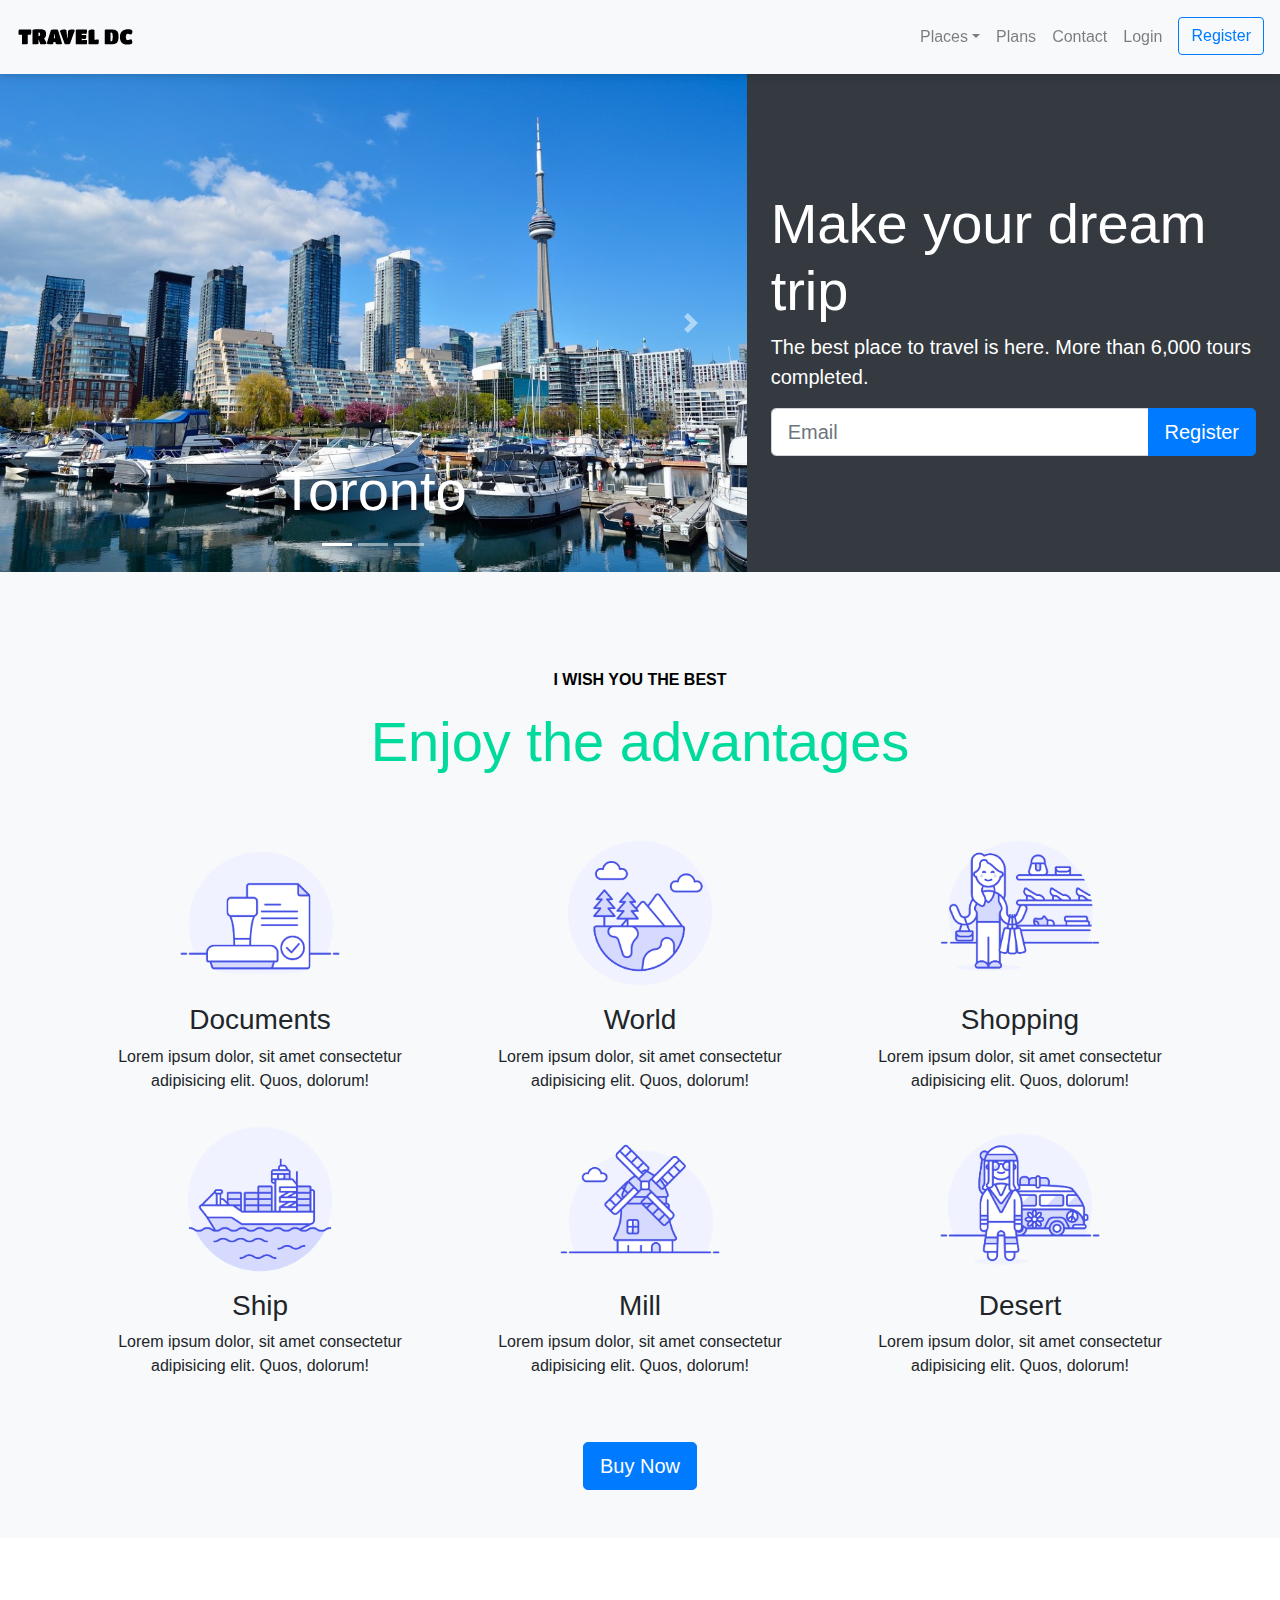
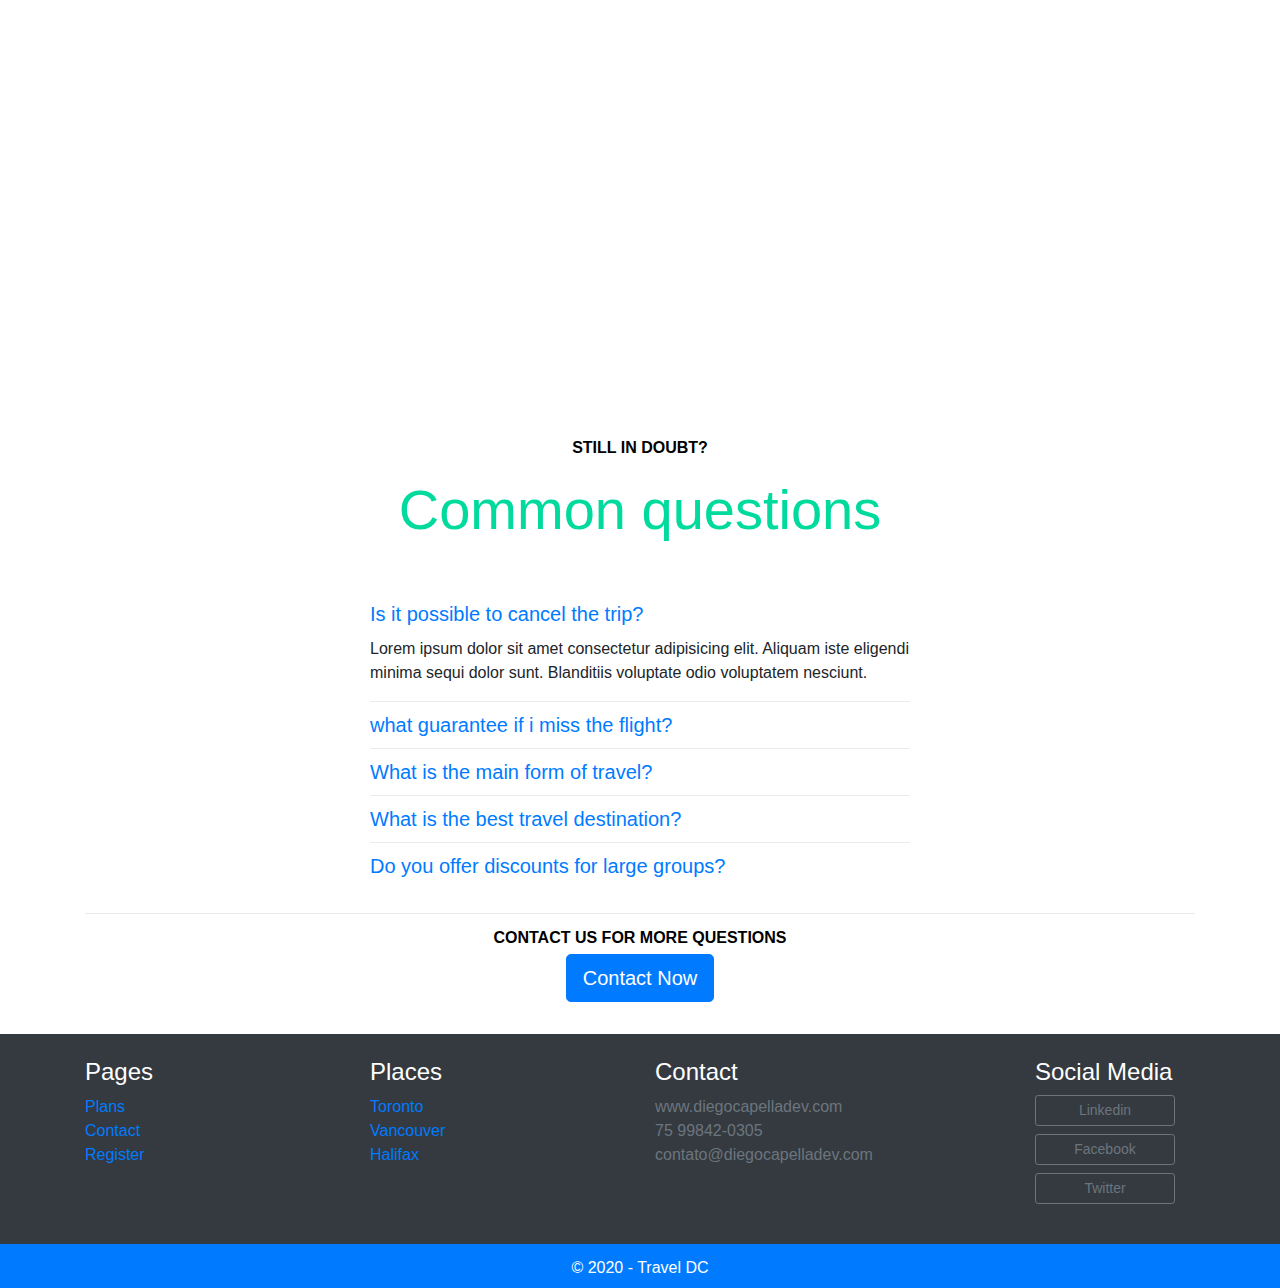
<file: projects/travel/index.html>
<!DOCTYPE html>
<html lang="pt-br">
<head>
  <meta charset="UTF-8">
  <meta name="viewport" content="width=device-width, initial-scale=1.0">
  <title>Travel DC</title>
  <link rel="stylesheet" href="css/bootstrap.min.css">
  <link rel="stylesheet" href="css/style.css">
</head>
<body>

  <!-- Modal Login -->
  <div class="modal fade" id="modalLogin" tabindex="-1" role="dialog" aria-labelledby="modalLoginLabel" aria-hidden="true">
    <div class="modal-dialog" role="document">
      <div class="modal-content">
        <div class="modal-header">
          <h5 class="modal-title" id="modalLoginLabel">Log-in</h5>
          <button type="button" class="close" data-dismiss="modal" aria-label="Close">
            <span aria-hidden="true">&times;</span>
          </button>
        </div>
        <div class="modal-body">
          <form>
            <div class="form-group">
              <label for="emailLogin">Email address</label>
              <input type="email" class="form-control" id="emailLogin" aria-describedby="emailHelp" placeholder="user@example.com">
              <small id="emailHelp" class="form-text text-muted">We'll never share your email with anyone else.</small>
            </div>
            <div class="form-group">
              <label for="passwordLogin">Password</label>
              <input type="password" class="form-control" id="passwordLogin" placeholder="********">
            </div>
            <button type="submit" class="btn btn-primary">Submit</button>
            <div class="mt-2">
              <small>Forgot your password? <a href="#">Click here!</a></small>
            </div>
          </form>
        </div>
      </div>
    </div>
  </div>

  <!-- Navigation-Bar -->
  <nav class="navbar fixed-top py-3 navbar-expand-md bg-light navbar-light box-shadow">
    <a href="index.html">
      <img src="img/home/logo.png" class="navbar-brand" alt="Travel DC">
    </a>
    <button class="navbar-toggler" type="button" data-toggle="collapse" data-target="#navbarSupportedContent" aria-controls="navbarSupportedContent" aria-expanded="false" aria-label="Toggle navigation">
      <span class="navbar-toggler-icon"></span>
    </button>
    <div class="collapse navbar-collapse" id="navbarSupportedContent">
      <ul class="navbar-nav ml-auto">
        <li class="nav-item dropdown">
          <a class="nav-link dropdown-toggle" id="navbarDropdown" href="#" role="button" data-toggle="dropdown" aria-haspopup="true" aria-expanded="false" >Places</a>
          <div class="dropdown-menu" aria-labelledby="navbarDropdown">
            <a class="dropdown-item" href="places.html">Toronto</a>
            <a class="dropdown-item" href="places.html">Vancouver</a>
            <a class="dropdown-item" href="places.html">Halifax</a>
          </div>
        </li>
        <li class="nav-item">
          <a class="nav-link" href="plans.html">Plans</a>
        </li>
        <li class="nav-item">
          <a class="nav-link" href="contact.html">Contact</a>
        </li>
        <li class="nav-item">
          <a class="nav-link" href="#" data-toggle="modal" data-target="#modalLogin">Login</a>
        </li>
        <li class="nav-item">
          <a class="btn btn-outline-primary ml-md-2" href="register.html">Register</a>
        </li>
      </ul>
    </div>
  </nav>

  <!-- Sliders -->
  <section class="container-fluid">
    <div class="row text-white bg-dark">
      <!-- Carousel -->
      <div class="col-lg-7 p-0">
        <div id="carouselCity" class="carousel slide" data-ride="carousel">
          <ol class="carousel-indicators">
            <li data-target="#carouselCity" data-slide-to="0" class="active"></li>
            <li data-target="#carouselCity" data-slide-to="1"></li>
            <li data-target="#carouselCity" data-slide-to="2"></li>
          </ol>
          <div class="carousel-inner">
            <div class="carousel-item active">
              <img src="img/home/toronto.jpg" class="d-block w-100" alt="Toronto">
              <div class="carousel-caption d-none d-md-block">
                <h5 class="display-4">Toronto</h5>
              </div>
            </div>
            <div class="carousel-item">
              <img src="img/home/vancouver.jpg" class="d-block w-100" alt="Vancouver">
              <div class="carousel-caption d-none d-md-block">
                <h5 class="display-4">Vancouver</h5>
              </div>
            </div>
            <div class="carousel-item">
              <img src="img/home/halifax.jpg" class="d-block w-100" alt="Halifax">
              <div class="carousel-caption d-none d-md-block">
                <h5 class="display-4">Halifax</h5>
              </div>
            </div>
          </div>
          <a class="carousel-control-prev" href="#carouselCity" role="button" data-slide="prev">
            <span class="carousel-control-prev-icon" aria-hidden="true"></span>
            <span class="sr-only">Previous</span>
          </a>
          <a class="carousel-control-next" href="#carouselCity" role="button" data-slide="next">
            <span class="carousel-control-next-icon" aria-hidden="true"></span>
            <span class="sr-only">Next</span>
          </a>
        </div>
      </div>
      <!-- Register Email -->
      <div class="col-lg-5 p-4 align-self-center">
        <h1 class="display-4">Make your dream trip</h1>
        <p class="lead">The best place to travel is here. More than 6,000 tours completed.</p>
        <form class="" action="">
          <div class="input-group input-group-lg">
            <input type="text" class="form-control" placeholder="Email" aria-label="Email" aria-describedby="button-addon2">
            <div class="input-group-append">
              <button class="btn btn-primary" type="button" id="button-addon2">Register</button>
            </div>
          </div>
        </form>
      </div>
    </div>
  </section>

  <!-- advantage -->
  <section class="py-5 bg-light">
    <div class="container text-center">
      <div class="my-5">
        <p class="antitle">I wish you the best</p>
      <h2 class="display-4 text-primary">Enjoy the advantages</h2>
      </div>

      <div class="row">
        <div class="col-xl-4 col-md-6">
          <img class="icons-advantage" src="img/icons/document.png" alt="img-documents">
          <h3>Documents</h3>
          <p>Lorem ipsum dolor, sit amet consectetur adipisicing elit. Quos, dolorum!</p>
        </div>
        <div class="col-xl-4 col-md-6">
          <img class="icons-advantage" src="img/icons/world.png" alt="img-world">
          <h3>World</h3>
          <p>Lorem ipsum dolor, sit amet consectetur adipisicing elit. Quos, dolorum!</p>
        </div>
        <div class="col-xl-4 col-md-6">
          <img class="icons-advantage" src="img/icons/shopping.png" alt="img-shopping">
          <h3>Shopping</h3>
          <p>Lorem ipsum dolor, sit amet consectetur adipisicing elit. Quos, dolorum!</p>
        </div>

        <div class="col-xl-4 col-md-6">
          <img class="icons-advantage" src="img/icons/ship.png" alt="img-ship">
          <h3>Ship</h3>
          <p>Lorem ipsum dolor, sit amet consectetur adipisicing elit. Quos, dolorum!</p>
        </div>
        <div class="col-xl-4 col-md-6">
          <img class="icons-advantage" src="img/icons/mill.png" alt="img-mill">
          <h3>Mill</h3>
          <p>Lorem ipsum dolor, sit amet consectetur adipisicing elit. Quos, dolorum!</p>
        </div>
        <div class="col-xl-4 col-md-6">
          <img class="icons-advantage" src="img/icons/desert.png" alt="img-desert">
          <h3>Desert</h3>
          <p>Lorem ipsum dolor, sit amet consectetur adipisicing elit. Quos, dolorum!</p>
        </div>
      </div>

      <div>
        <a href="plans.html" class="btn btn-primary btn-lg mt-5">Buy Now</a>
      </div>
    </div>
  </section>

  <!-- Phrase -->
  <section id="home-quote" class="p-md-5">
    <blockquote class="blockquote text-center p-md-5 p-3">
      <p class="display-4">
        <em>"You can't connect the dots looking forward; you can only connect them looking backwards."</em>
      </p>
      <footer class="blockquote-footer">Steve Jobs</footer>
    </blockquote>
  </section>

  <!-- Collapse -->
  <section class="container">
    <div class="my-5 text-center">
      <p class="antitle">Still in doubt?</p>
      <h2 class="display-4 text-primary">Common questions</h2>
    </div>
    <div class="row justify-content-center">
      <div class="col-md-6 accordion" id="accordionExample">
        <div class="py-2" id="headingOne">
          <a class="lead" href="" data-toggle="collapse" data-target="#collapseOne" aria-expanded="true" aria-controls="collapseOne">Is it possible to cancel the trip?</a>
        </div>
        <div id="collapseOne" class="collapse show" aria-labelledby="headingOne" data-parent="#accordionExample">
          <p>Lorem ipsum dolor sit amet consectetur adipisicing elit. Aliquam iste eligendi minima sequi dolor sunt. Blanditiis voluptate odio voluptatem nesciunt.</p>
        </div>

        <div class="itemDivider" id="headingTwo">
          <a class="lead" href="" data-toggle="collapse" data-target="#collapseTwo" aria-expanded="false" aria-controls="collapseTwo">what guarantee if i miss the flight?</a>
        </div>
        <div id="collapseTwo" class="collapse" aria-labelledby="headingTwo" data-parent="#accordionExample">
          <p>Lorem ipsum dolor, sit amet consectetur adipisicing elit. Ut, natus. Possimus aut dolorum dolores enim molestias obcaecati voluptates eaque? Voluptate magni corrupti asperiores id cum?</p>
        </div>

        <div class="itemDivider" id="headingthree">
          <a class="lead" href="" data-toggle="collapse" data-target="#collapsethree" aria-expanded="false" aria-controls="collapsethree">What is the main form of travel?</a>
        </div>
        <div id="collapsethree" class="collapse" aria-labelledby="headingthree" data-parent="#accordionExample">
          <p>Lorem ipsum dolor sit amet consectetur adipisicing elit. Eligendi, eaque iure minima corporis libero ad ut, temporibus provident ex sit distinctio perspiciatis.</p>
        </div>

        <div class="itemDivider" id="headingFour">
          <a class="lead" href="" data-toggle="collapse" data-target="#collapseFour" aria-expanded="false" aria-controls="collapseFour">What is the best travel destination?</a>
        </div>
        <div id="collapseFour" class="collapse" aria-labelledby="headingFour" data-parent="#accordionExample">
          <p>Lorem, ipsum dolor sit amet consectetur adipisicing elit. Non, temporibus? Non qui vel iure fuga, veniam quibusdam amet dolor. Voluptas dolorum id impedit.</p>
        </div>

        <div class="itemDivider" id="headingFive">
          <a class="lead" href="" data-toggle="collapse" data-target="#collapseFive" aria-expanded="false" aria-controls="collapseFive">Do you offer discounts for large groups?</a>
        </div>
        <div id="collapseFive" class="collapse" aria-labelledby="headingFive" data-parent="#accordionExample">
          <p>Lorem, ipsum dolor sit amet consectetur adipisicing elit. Non, temporibus? Non qui vel iure fuga, veniam quibusdam amet dolor. Voluptas dolorum id impedit.</p>
        </div>     
      </div>
    </div>
    <div class="text-center my-4 itemDivider">
      <p class="antitle m-1">Contact us for more questions</p>
      <a class="btn btn-primary btn-lg" href="contact.html">Contact Now</a>
    </div>
  </section>

  <!-- Footer -->
  <footer class="bg-dark text-white">
    <div class="container py-4">
      <div class="row">
        <div class="col-md-3 col-6">
          <h4>Pages</h4>
          <ul class="list-unstyled">
            <li><a href="plans.html">Plans</a></li>
            <li><a href="contact.html">Contact</a></li>
            <li><a href="register.html">Register</a></li>
          </ul>
        </div>

        <div class="col-md-3 col-6">
          <h4>Places</h4>
          <ul class="list-unstyled">
            <li><a href="places.html">Toronto</a></li>
            <li><a href="places.html">Vancouver</a></li>
            <li><a href="places.html">Halifax</a></li>
          </ul>
        </div>

        <div class="col-md-4 col-sm-6">
          <h4>Contact</h4>
          <ul class="list-unstyled text-secondary">
            <li>www.diegocapelladev.com</li>
            <li>75 99842-0305</li>
            <li>contato@diegocapelladev.com</li>
          </ul>
        </div>

        <div class="col-md-2 col-ms-6">
          <h4>Social Media</h4>
          <ul class="list-unstyled">
            <li><a class="btn btn-outline-secondary btn-sm mb-2 btn-block" href="#" style="max-width: 140px;">Linkedin</a></li>
            <li><a class="btn btn-outline-secondary btn-sm mb-2 btn-block" href="#" style="max-width: 140px;">Facebook</a></li>
            <li><a class="btn btn-outline-secondary btn-sm mb-2 btn-block" href="#" style="max-width: 140px;">Twitter</a></li>
          </ul>
        </div>
      </div>
    </div>
    <div class="bg-primary text-center py-2">
      <p class="mb-0 mt-1">&copy 2020 - Travel DC</p>
    </div>
  </footer>

  <script src="js/jquery-3.4.1.slim.min.js"></script>
  <script src="js/popper.min.js"></script>
  <script src="js/bootstrap.min.js"></script>
  <script src="js/app.js"></script>
</body>
</html>
</file>
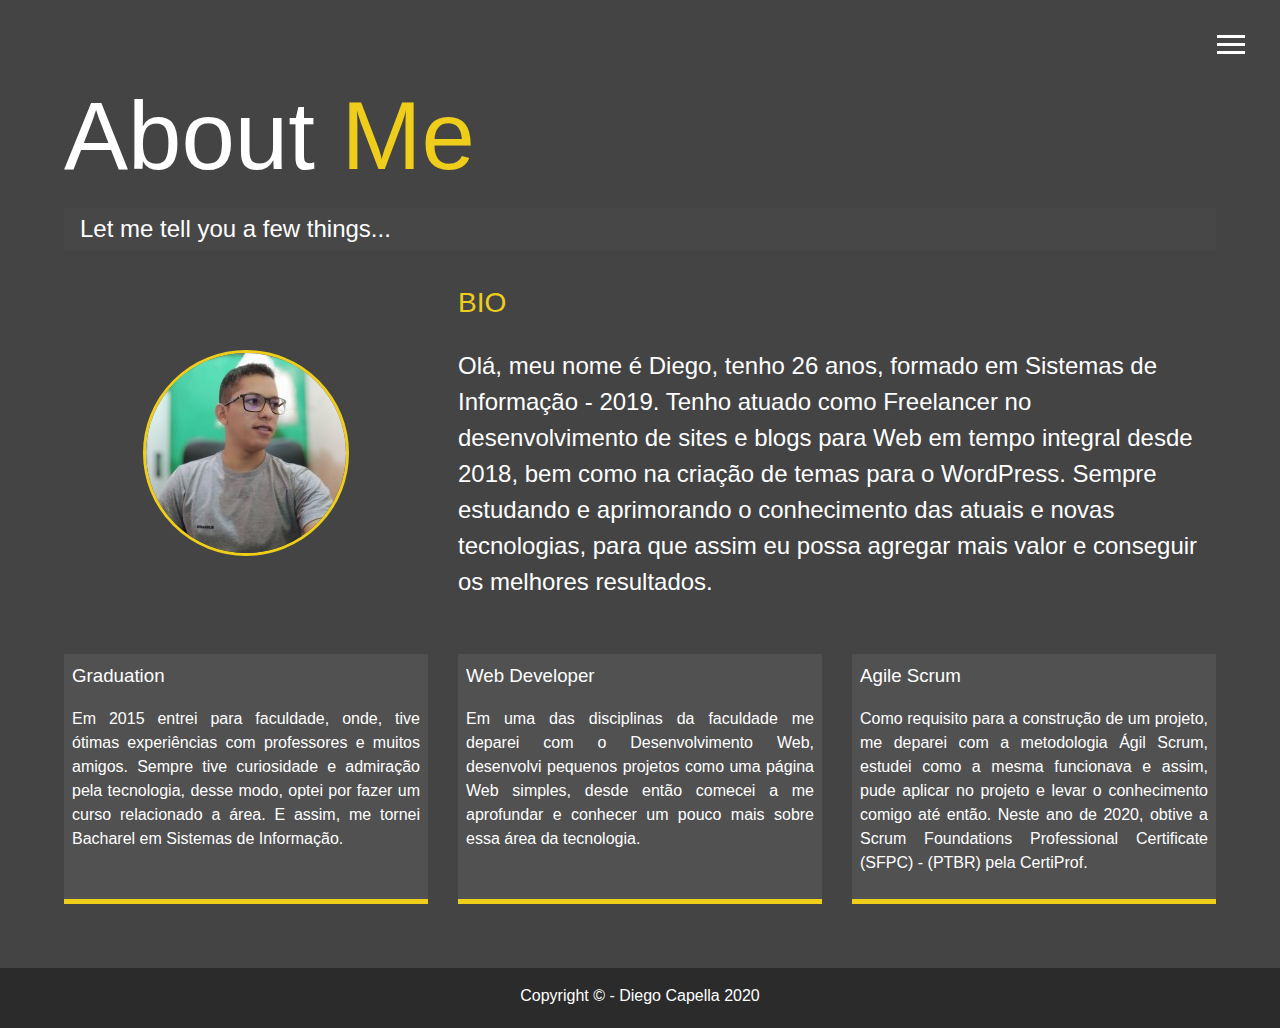
<file: about.html>
<!DOCTYPE html>
<html lang="en">

<head>
  <meta charset="UTF-8">
  <meta name="viewport" content="width=device-width, initial-scale=1.0">
  <meta http-equiv="X-UA-Compatible" content="ie=edge">
  <link rel="stylesheet" href="https://use.fontawesome.com/releases/v5.2.0/css/all.css">
  <link rel="icon" href="./img/icon.png">
  <link rel="stylesheet" href="css/main.css">
  <title>About Me</title>
</head>

<body>
  <header>
    <div class="menu-btn">
      <div class="btn-line"></div>
      <div class="btn-line"></div>
      <div class="btn-line"></div>
    </div>

    <nav class="menu">
      <div class="menu-branding">
        <div class="portrait"></div>
      </div>
      <ul class="menu-nav">
        <li class="nav-item">
          <a href="index.html" class="nav-link">
            Home
          </a>
        </li>
        <li class="nav-item current">
          <a href="about.html" class="nav-link">
            About Me
          </a>
        </li>
        <li class="nav-item">
          <a href="work.html" class="nav-link">
            My Work
          </a>
        </li>
        <li class="nav-item">
          <a href="contact.html" class="nav-link">
            How To Reach Me
          </a>
        </li>
      </ul>
    </nav>
  </header>

  <main id="about">
    <h1 class="lg-heading">
      About
      <span class="text-secondary">Me</span>
    </h1>
    <h2 class="sm-heading">
      Let me tell you a few things...
    </h2>
    <div class="about-info">
      <img src="img/perfil.jpg" alt="Diego Capella" class="bio-image">

      <div class="bio">
        <h3 class="text-secondary">BIO</h3>
        <p>Olá, meu nome é Diego, tenho 26 anos, formado em Sistemas de Informação - 2019. 
          Tenho atuado como Freelancer no desenvolvimento de sites e blogs para Web em tempo integral desde 2018, 
          bem como na criação de temas para o WordPress. Sempre estudando e aprimorando o conhecimento das atuais e novas tecnologias, 
          para que assim eu possa agregar mais valor e conseguir os melhores resultados.
        </p>
      </div>

      <div class="job job-1">
        <h3>Graduation</h3>
        <p>Em 2015 entrei para faculdade, onde, tive ótimas experiências com professores e muitos amigos. 
          Sempre tive curiosidade e admiração pela tecnologia, desse modo, optei por fazer um curso relacionado a área. 
          E assim, me tornei Bacharel em Sistemas de Informação.</p>
      </div>

      <div class="job job-2">
        <h3>Web Developer</h3>
        <p>Em uma das disciplinas da faculdade me deparei com o Desenvolvimento Web, 
          desenvolvi pequenos projetos como uma página Web simples, desde então comecei a me aprofundar 
          e conhecer um pouco mais sobre essa área da tecnologia.</p>
      </div>

      <div class="job job-3">
        <h3>Agile Scrum</h3>
        <p>Como requisito para a construção de um projeto, me deparei com a metodologia Ágil Scrum, 
          estudei como a mesma funcionava e assim, pude aplicar no projeto e levar o conhecimento comigo 
          até então. 
          Neste ano de 2020, obtive a Scrum Foundations Professional Certificate (SFPC) - (PTBR) pela CertiProf.</p>
      </div>
    </div>
  </main>

  <footer id="main-footer">
    Copyright &copy; - Diego Capella 2020
  </footer>

  <script src="js/main.js"></script>
</body>

</html>
</file>
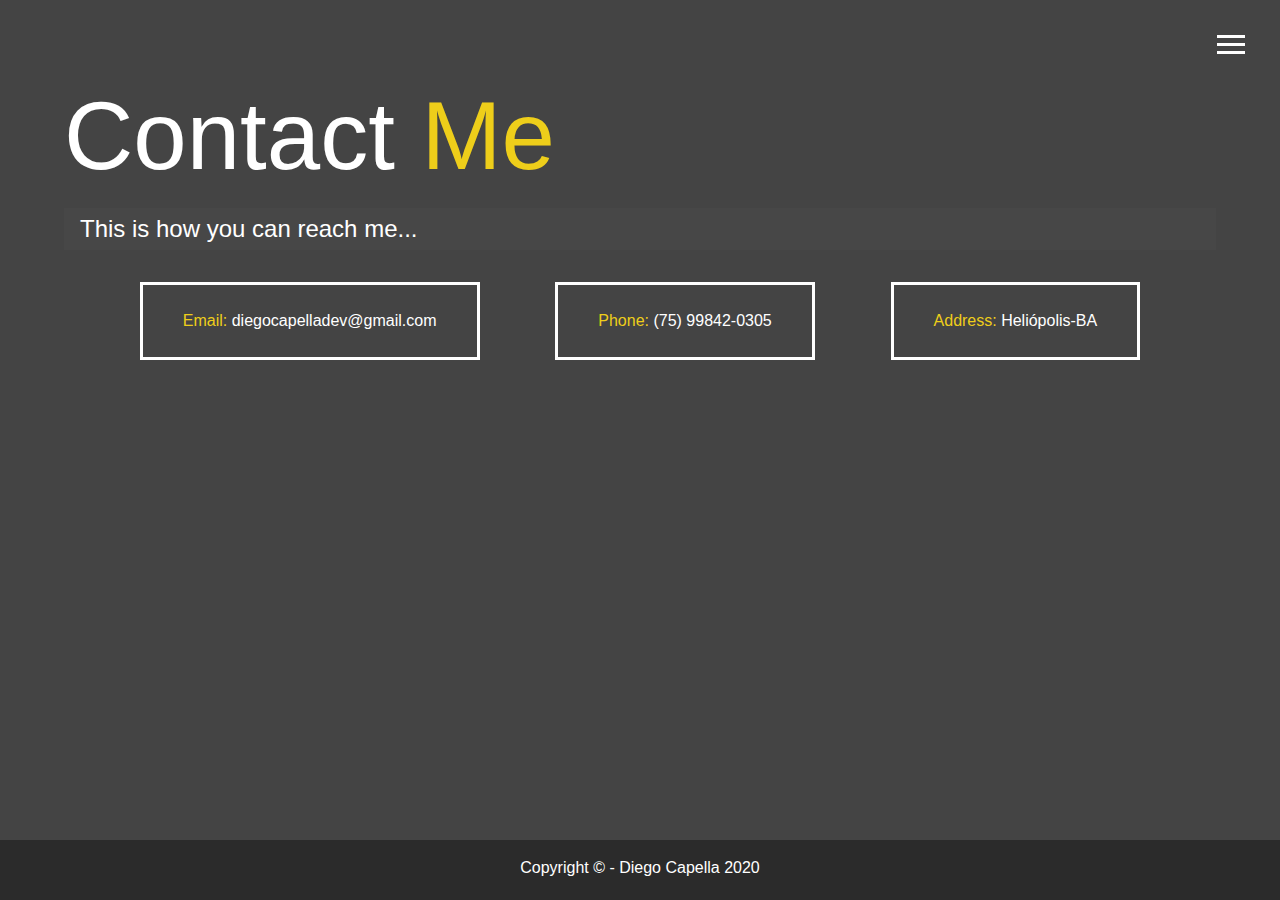
<file: contact.html>
<!DOCTYPE html>
<html lang="en">

<head>
  <meta charset="UTF-8">
  <meta name="viewport" content="width=device-width, initial-scale=1.0">
  <meta http-equiv="X-UA-Compatible" content="ie=edge">
  <link rel="stylesheet" href="https://use.fontawesome.com/releases/v5.2.0/css/all.css">
  <link rel="icon" href="./img/icon.png">
  <link rel="stylesheet" href="css/main.css">
  <title>Contact Me</title>
</head>

<body>
  <header>
    <div class="menu-btn">
      <div class="btn-line"></div>
      <div class="btn-line"></div>
      <div class="btn-line"></div>
    </div>

    <nav class="menu">
      <div class="menu-branding">
        <div class="portrait"></div>
      </div>
      <ul class="menu-nav">
        <li class="nav-item">
          <a href="index.html" class="nav-link">
            Home
          </a>
        </li>
        <li class="nav-item">
          <a href="about.html" class="nav-link">
            About Me
          </a>
        </li>
        <li class="nav-item">
          <a href="work.html" class="nav-link">
            My Work
          </a>
        </li>
        <li class="nav-item current">
          <a href="contact.html" class="nav-link">
            How To Reach Me
          </a>
        </li>
      </ul>
    </nav>
  </header>

  <main id="contact">
    <h1 class="lg-heading">
      Contact
      <span class="text-secondary">Me</span>
    </h1>
    <h2 class="sm-heading">
      This is how you can reach me...
    </h2>
    <div class="boxes">
      <div>
        <span class="text-secondary">Email: </span> diegocapelladev@gmail.com
      </div>
      <div>
        <a href="tel:+557599842-0305">
          <span class="text-secondary">Phone: </span> (75) 99842-0305
        </a>
      </div>
      <div>
        <span class="text-secondary">Address: </span> Heliópolis-BA
      </div>
    </div>
  </main>

  <footer id="main-footer">
    Copyright &copy; - Diego Capella 2020
  </footer>

  <script src="js/main.js"></script>
</body>

</html>
</file>
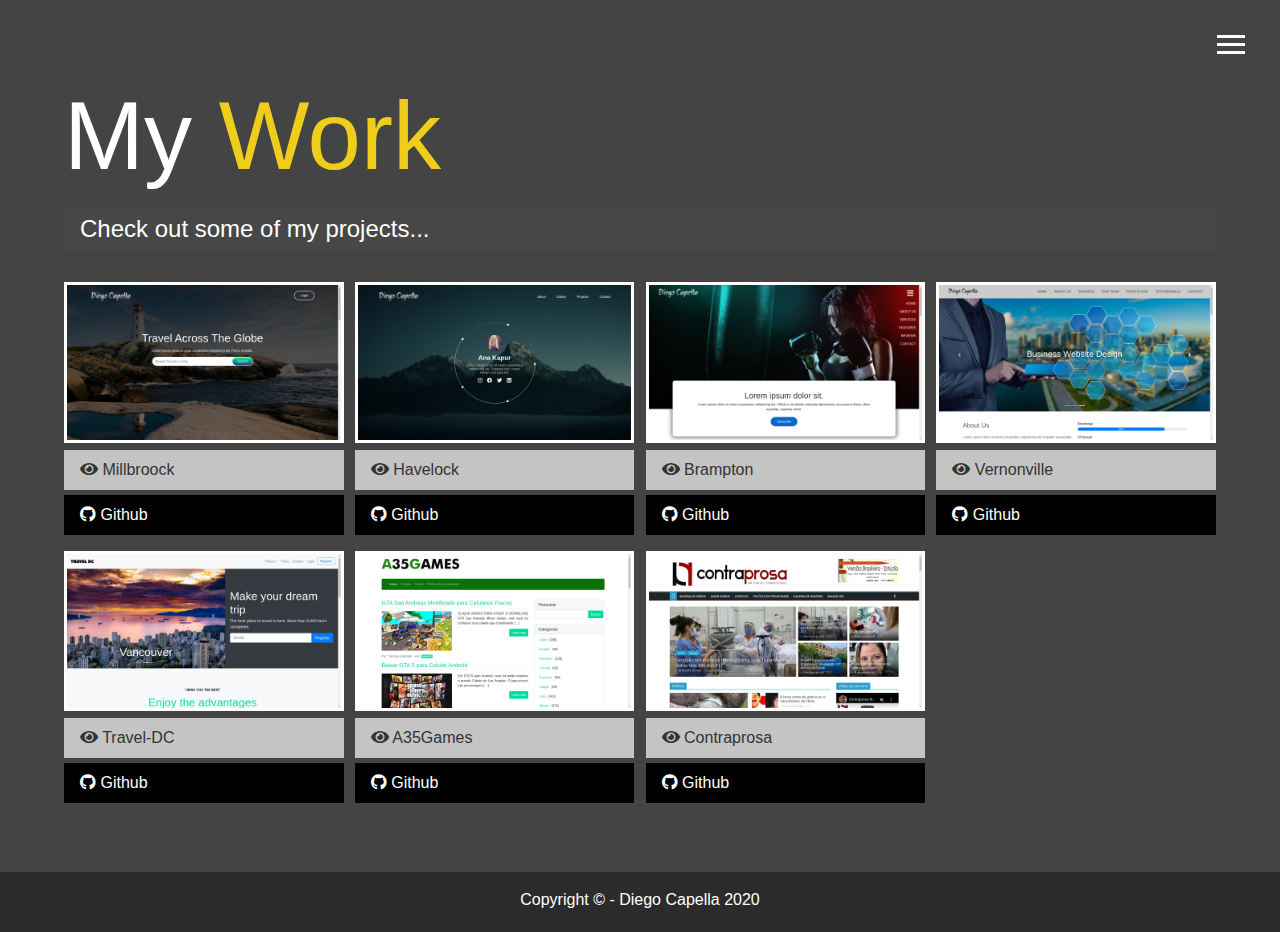
<file: work.html>
<!DOCTYPE html>
<html lang="en">

<head>
  <meta charset="UTF-8">
  <meta name="viewport" content="width=device-width, initial-scale=1.0">
  <meta http-equiv="X-UA-Compatible" content="ie=edge">
  <link rel="stylesheet" href="https://use.fontawesome.com/releases/v5.2.0/css/all.css">
  <link rel="icon" href="./img/icon.png">
  <link rel="stylesheet" href="css/main.css">
  <title>View My Work</title>
</head>

<body>
  <header>
    <div class="menu-btn">
      <div class="btn-line"></div>
      <div class="btn-line"></div>
      <div class="btn-line"></div>
    </div>

    <nav class="menu">
      <div class="menu-branding">
        <div class="portrait"></div>
      </div>
      <ul class="menu-nav">
        <li class="nav-item">
          <a href="index.html" class="nav-link">
            Home
          </a>
        </li>
        <li class="nav-item">
          <a href="about.html" class="nav-link">
            About Me
          </a>
        </li>
        <li class="nav-item current">
          <a href="work.html" class="nav-link">
            My Work
          </a>
        </li>
        <li class="nav-item">
          <a href="contact.html" class="nav-link">
            How To Reach Me
          </a>
        </li>
      </ul>
    </nav>
  </header>

  <main id="work">
    <h1 class="lg-heading">
      My
      <span class="text-secondary">Work</span>
    </h1>
    <h2 class="sm-heading">
      Check out some of my projects...
    </h2>
    <div class="projects">
      <div class="item">
        <a href="./projects/millbroock/index.html" target="_blank">
          <img src="img/projects/millbroock.png" alt="Millbroock">
        </a>
        <a href="./projects/millbroock/index.html" class="btn-light" target="_blank">
          <i class="fas fa-eye"></i> Millbroock
        </a>
        <a href="https://github.com/DiegoCapella/Millbroock" class="btn-dark" target="_blank">
          <i class="fab fa-github"></i> Github
        </a>
      </div>
      <div class="item">
        <a href="./projects/havelock/index.html" target="_blank">
          <img src="img/projects/havelock.png" alt="Havelock">
        </a>
        <a href="./projects/havelock/index.html" class="btn-light" target="_blank">
          <i class="fas fa-eye"></i> Havelock
        </a>
        <a href="https://github.com/DiegoCapella/Havelock" class="btn-dark" target="_blank" >
          <i class="fab fa-github"></i> Github
        </a>
      </div>
      <div class="item">
        <a href="./projects/brampton/index.html" target="_blank">
          <img src="img/projects/brampton.png" alt="Brampton">
        </a>
        <a href="./projects/brampton/index.html" class="btn-light" target="_blank">
          <i class="fas fa-eye"></i> Brampton
        </a>
        <a href="https://github.com/DiegoCapella/Brampton" class="btn-dark" target="_blank">
          <i class="fab fa-github"></i> Github
        </a>
      </div>
      <div class="item">
        <a href="./projects/vernonville/index.html" target="_blank">
          <img src="img/projects/vernonville.png" alt="Vernonville">
        </a>
        <a href="./projects/vernonville/index.html" class="btn-light" target="_blank">
          <i class="fas fa-eye"></i> Vernonville
        </a>
        <a href="https://github.com/DiegoCapella/Vernonville" class="btn-dark" target="_blank">
          <i class="fab fa-github"></i> Github
        </a>
      </div>
      <div class="item">
        <a href="./projects/travel/index.html" target="_blank">
          <img src="img/projects/travel.png" alt="Travel-DC">
        </a>
        <a href="./projects/travel/index.html" class="btn-light" target="_blank">
          <i class="fas fa-eye"></i> Travel-DC
        </a>
        <a href="https://github.com/DiegoCapella/Travel-DC" class="btn-dark" target="_blank">
          <i class="fab fa-github"></i> Github
        </a>
      </div>
      <div class="item">
        <a href="https://a35games.com/" target="_blank">
          <img src="img/projects/a35games.png" alt="A35Games">
        </a>
        <a href="https://a35games.com/" class="btn-light" target="_blank">
          <i class="fas fa-eye"></i> A35Games
        </a>
        <a href="https://github.com/DiegoCapella/agames" class="btn-dark" target="_blank">
          <i class="fab fa-github"></i> Github
        </a>
      </div>
      <div class="item">
        <a href="https://contraprosa.com.br/" target="_blank">
          <img src="img/projects/contraprosa.png" alt="Contraprosa">
        </a>
        <a href="https://a35games.com/" class="btn-light" target="_blank">
          <i class="fas fa-eye"></i> Contraprosa
        </a>
        <a href="#" class="btn-dark" disabled>
          <i class="fab fa-github"></i> Github
        </a>
      </div>
    </div>
  </main>

  <footer id="main-footer">
    Copyright &copy; - Diego Capella 2020
  </footer>

  <script src="js/main.js"></script>
</body>

</html>
</file>
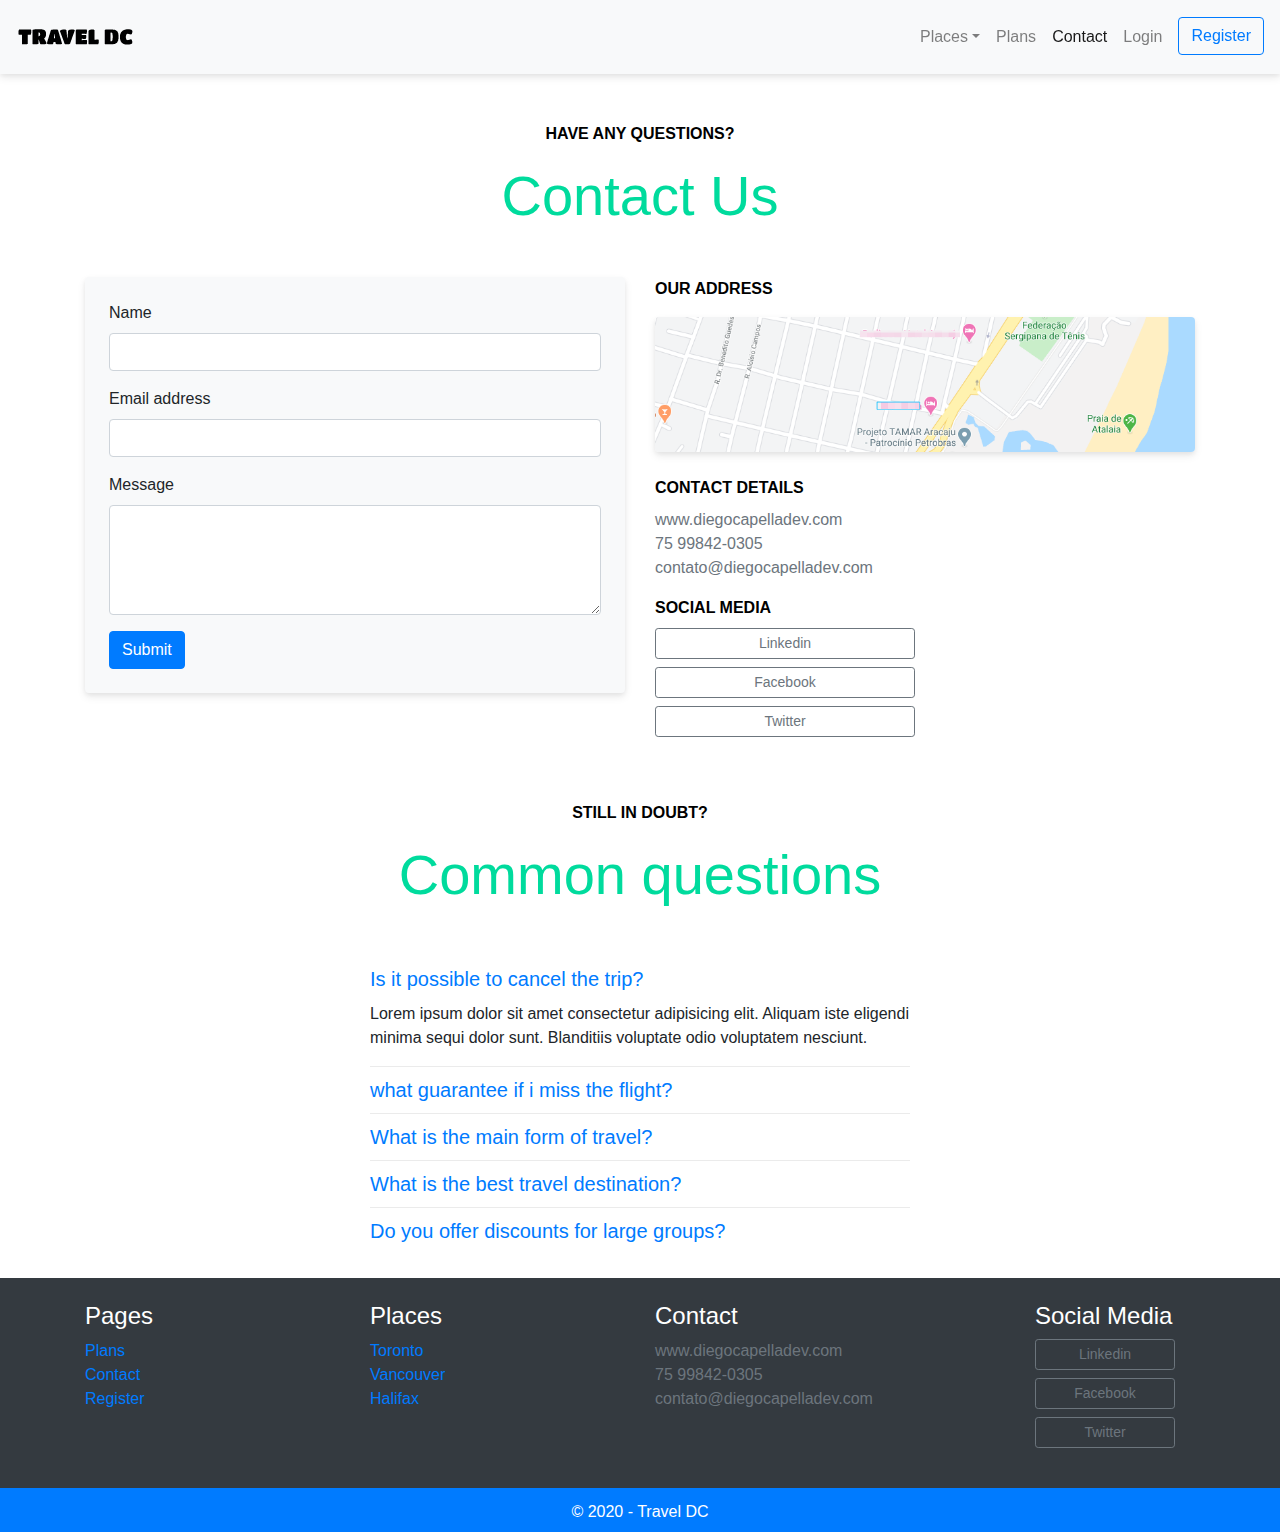
<file: projects/travel/contact.html>
<!DOCTYPE html>
<html lang="pt-br">
<head>
  <meta charset="UTF-8">
  <meta name="viewport" content="width=device-width, initial-scale=1.0">
  <title>Travel DC</title>
  <link rel="stylesheet" href="css/bootstrap.min.css">
  <link rel="stylesheet" href="css/style.css">
</head>
<body>

  <!-- Modal Login -->
  <div class="modal fade" id="modalLogin" tabindex="-1" role="dialog" aria-labelledby="modalLoginLabel" aria-hidden="true">
    <div class="modal-dialog" role="document">
      <div class="modal-content">
        <div class="modal-header">
          <h5 class="modal-title" id="modalLoginLabel">Log-in</h5>
          <button type="button" class="close" data-dismiss="modal" aria-label="Close">
            <span aria-hidden="true">&times;</span>
          </button>
        </div>
        <div class="modal-body">
          <form>
            <div class="form-group">
              <label for="emailLogin">Email address</label>
              <input type="email" class="form-control" id="emailLogin" aria-describedby="emailHelp" placeholder="user@example.com">
              <small id="emailHelp" class="form-text text-muted">We'll never share your email with anyone else.</small>
            </div>
            <div class="form-group">
              <label for="passwordLogin">Password</label>
              <input type="password" class="form-control" id="passwordLogin" placeholder="********">
            </div>
            <button type="submit" class="btn btn-primary">Submit</button>
            <div class="mt-2">
              <small>Forgot your password? <a href="#">Click here!</a></small>
            </div>
          </form>
        </div>
      </div>
    </div>
  </div>

  <!-- Navigation-Bar -->
  <nav class="navbar fixed-top py-3 navbar-expand-md bg-light navbar-light box-shadow">
    <a href="index.html">
      <img src="img/home/logo.png" class="navbar-brand" alt="Travel DC">
    </a>
    <button class="navbar-toggler" type="button" data-toggle="collapse" data-target="#navbarSupportedContent" aria-controls="navbarSupportedContent" aria-expanded="false" aria-label="Toggle navigation">
      <span class="navbar-toggler-icon"></span>
    </button>
    <div class="collapse navbar-collapse" id="navbarSupportedContent">
      <ul class="navbar-nav ml-auto">
        <li class="nav-item dropdown">
          <a class="nav-link dropdown-toggle" id="navbarDropdown" href="#" role="button" data-toggle="dropdown" aria-haspopup="true" aria-expanded="false" >Places</a>
          <div class="dropdown-menu" aria-labelledby="navbarDropdown">
            <a class="dropdown-item" href="places.html">Toronto</a>
            <a class="dropdown-item" href="places.html">Vancouver</a>
            <a class="dropdown-item" href="places.html">Halifax</a>
          </div>
        </li>
        <li class="nav-item">
          <a class="nav-link" href="plans.html">Plans</a>
        </li>
        <li class="nav-item">
          <a class="nav-link active" href="contact.html">Contact</a>
        </li>
        <li class="nav-item">
          <a class="nav-link" href="#" data-toggle="modal" data-target="#modalLogin">Login</a>
        </li>
        <li class="nav-item">
          <a class="btn btn-outline-primary ml-md-2" href="register.html">Register</a>
        </li>
      </ul>
    </div>
  </nav>

  <!-- Contact Form -->
  <section class="container">
    <div class="my-5 text-center">
      <p class="antitle">Have any questions?</p>
      <h2 class="display-4 text-primary">Contact Us</h2>
    </div>
    <div class="row">
      <div class="col-lg mb-4">
        <form class="bg-light rounded p-4 box-shadow" action="#">
          <div class="form-group">
            <label for="clientName">Name</label>
            <input type="email" class="form-control" id="clientName" aria-describedby="emailHelp">
          </div>
          <div class="form-group">
            <label for="clientEmail">Email address</label>
            <input type="email" class="form-control" id="clientEmail" aria-describedby="emailHelp">
          </div>
          <div class="form-group">
            <label for="clientMessage">Message</label>
            <textarea class="form-control" id="clientMessage" rows="4"></textarea>
          </div>
          <button type="submit" class="btn btn-primary">Submit</button>
        </form>
      </div>
      
      <div class="col-lg">
        <p class="antitle">Our address</p>
        <a href="#">
          <img class="img-fluid box-shadow rounded mb-4" src="img/map.png" alt="Our address">
        </a>

        <p class="antitle mb-2">Contact details</p>
        <ul class="list-unstyled text-secondary">
          <li>www.diegocapelladev.com</li>
          <li>75 99842-0305</li>
          <li>contato@diegocapelladev.com</li>
        </ul>
        <p class="antitle mb-2">Social media</p>
        <ul class="list-unstyled" style="max-width: 260px;">
          <li><a class="btn btn-outline-secondary btn-sm mb-2 btn-block" href="#">Linkedin</a></li>
          <li><a class="btn btn-outline-secondary btn-sm mb-2 btn-block" href="#">Facebook</a></li>
          <li><a class="btn btn-outline-secondary btn-sm mb-2 btn-block" href="#">Twitter</a></li>
        </ul>
      </div>
    </div>
  </section>

  <!-- Collapse Questions -->
  <section class="container mb-4">
    <div class="my-5 text-center">
      <p class="antitle">Still in doubt?</p>
      <h2 class="display-4 text-primary">Common questions</h2>
    </div>
    <div class="row justify-content-center">
      <div class="col-md-6 accordion" id="accordionExample">
        <div class="py-2" id="headingOne">
          <a class="lead" href="" data-toggle="collapse" data-target="#collapseOne" aria-expanded="true" aria-controls="collapseOne">Is it possible to cancel the trip?</a>
        </div>
        <div id="collapseOne" class="collapse show" aria-labelledby="headingOne" data-parent="#accordionExample">
          <p>Lorem ipsum dolor sit amet consectetur adipisicing elit. Aliquam iste eligendi minima sequi dolor sunt. Blanditiis voluptate odio voluptatem nesciunt.</p>
        </div>

        <div class="itemDivider" id="headingTwo">
          <a class="lead" href="" data-toggle="collapse" data-target="#collapseTwo" aria-expanded="false" aria-controls="collapseTwo">what guarantee if i miss the flight?</a>
        </div>
        <div id="collapseTwo" class="collapse" aria-labelledby="headingTwo" data-parent="#accordionExample">
          <p>Lorem ipsum dolor, sit amet consectetur adipisicing elit. Ut, natus. Possimus aut dolorum dolores enim molestias obcaecati voluptates eaque? Voluptate magni corrupti asperiores id cum?</p>
        </div>

        <div class="itemDivider" id="headingthree">
          <a class="lead" href="" data-toggle="collapse" data-target="#collapsethree" aria-expanded="false" aria-controls="collapsethree">What is the main form of travel?</a>
        </div>
        <div id="collapsethree" class="collapse" aria-labelledby="headingthree" data-parent="#accordionExample">
          <p>Lorem ipsum dolor sit amet consectetur adipisicing elit. Eligendi, eaque iure minima corporis libero ad ut, temporibus provident ex sit distinctio perspiciatis.</p>
        </div>

        <div class="itemDivider" id="headingFour">
          <a class="lead" href="" data-toggle="collapse" data-target="#collapseFour" aria-expanded="false" aria-controls="collapseFour">What is the best travel destination?</a>
        </div>
        <div id="collapseFour" class="collapse" aria-labelledby="headingFour" data-parent="#accordionExample">
          <p>Lorem, ipsum dolor sit amet consectetur adipisicing elit. Non, temporibus? Non qui vel iure fuga, veniam quibusdam amet dolor. Voluptas dolorum id impedit.</p>
        </div>

        <div class="itemDivider" id="headingFive">
          <a class="lead" href="" data-toggle="collapse" data-target="#collapseFive" aria-expanded="false" aria-controls="collapseFive">Do you offer discounts for large groups?</a>
        </div>
        <div id="collapseFive" class="collapse" aria-labelledby="headingFive" data-parent="#accordionExample">
          <p>Lorem, ipsum dolor sit amet consectetur adipisicing elit. Non, temporibus? Non qui vel iure fuga, veniam quibusdam amet dolor. Voluptas dolorum id impedit.</p>
        </div>     
      </div>
    </div>
  </section>

  <!-- Footer -->
  <footer class="bg-dark text-white">
    <div class="container py-4">
      <div class="row">
        <div class="col-md-3 col-6">
          <h4>Pages</h4>
          <ul class="list-unstyled">
            <li><a href="plans.html">Plans</a></li>
            <li><a href="contact.html">Contact</a></li>
            <li><a href="register.html">Register</a></li>
          </ul>
        </div>

        <div class="col-md-3 col-6">
          <h4>Places</h4>
          <ul class="list-unstyled">
            <li><a href="places.html">Toronto</a></li>
            <li><a href="places.html">Vancouver</a></li>
            <li><a href="places.html">Halifax</a></li>
          </ul>
        </div>

        <div class="col-md-4 col-sm-6">
          <h4>Contact</h4>
          <ul class="list-unstyled text-secondary">
            <li>www.diegocapelladev.com</li>
            <li>75 99842-0305</li>
            <li>contato@diegocapelladev.com</li>
          </ul>
        </div>

        <div class="col-md-2 col-ms-6">
          <h4>Social Media</h4>
          <ul class="list-unstyled">
            <li><a class="btn btn-outline-secondary btn-sm mb-2 btn-block" href="#" style="max-width: 140px;">Linkedin</a></li>
            <li><a class="btn btn-outline-secondary btn-sm mb-2 btn-block" href="#" style="max-width: 140px;">Facebook</a></li>
            <li><a class="btn btn-outline-secondary btn-sm mb-2 btn-block" href="#" style="max-width: 140px;">Twitter</a></li>
          </ul>
        </div>
      </div>
    </div>
    <div class="bg-primary text-center py-2">
      <p class="mb-0 mt-1">&copy 2020 - Travel DC</p>
    </div>
  </footer>

  <script src="js/jquery-3.4.1.slim.min.js"></script>
  <script src="js/popper.min.js"></script>
  <script src="js/bootstrap.min.js"></script>
  <script src="js/app.js"></script>
</body>
</html>
</file>
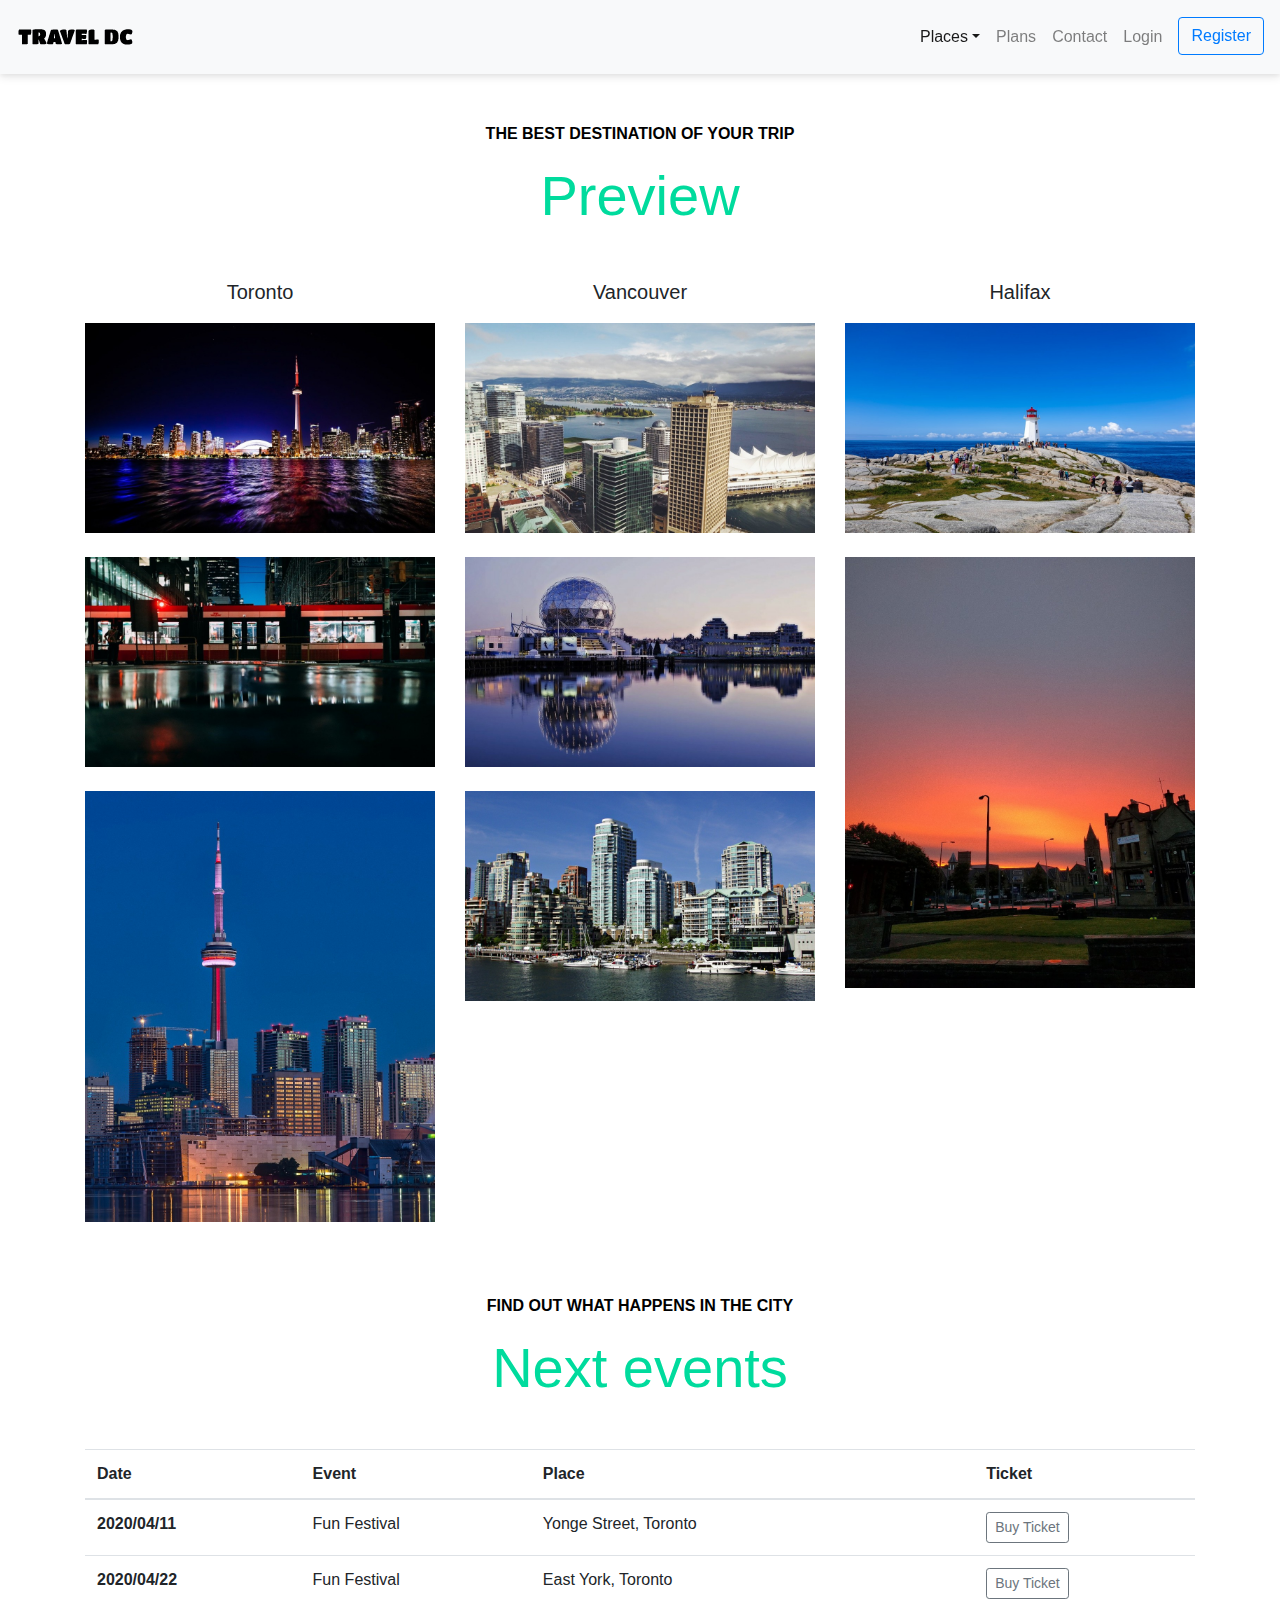
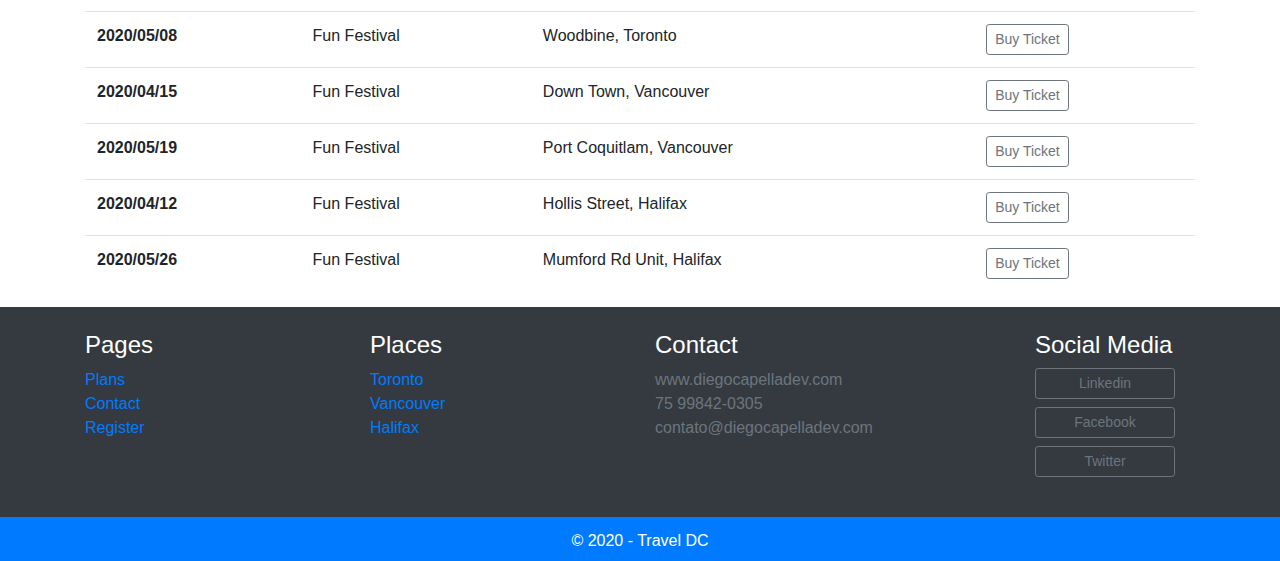
<file: projects/travel/places.html>
<!DOCTYPE html>
<html lang="pt-br">
<head>
  <meta charset="UTF-8">
  <meta name="viewport" content="width=device-width, initial-scale=1.0">
  <title>Travel DC</title>
  <link rel="stylesheet" href="css/bootstrap.min.css">
  <link rel="stylesheet" href="css/style.css">
</head>
<body>

  <!-- Modal Login -->
  <div class="modal fade" id="modalLogin" tabindex="-1" role="dialog" aria-labelledby="modalLoginLabel" aria-hidden="true">
    <div class="modal-dialog" role="document">
      <div class="modal-content">
        <div class="modal-header">
          <h5 class="modal-title" id="modalLoginLabel">Log-in</h5>
          <button type="button" class="close" data-dismiss="modal" aria-label="Close">
            <span aria-hidden="true">&times;</span>
          </button>
        </div>
        <div class="modal-body">
          <form>
            <div class="form-group">
              <label for="emailLogin">Email address</label>
              <input type="email" class="form-control" id="emailLogin" aria-describedby="emailHelp" placeholder="user@example.com">
              <small id="emailHelp" class="form-text text-muted">We'll never share your email with anyone else.</small>
            </div>
            <div class="form-group">
              <label for="passwordLogin">Password</label>
              <input type="password" class="form-control" id="passwordLogin" placeholder="********">
            </div>
            <button type="submit" class="btn btn-primary">Submit</button>
            <div class="mt-2">
              <small>Forgot your password? <a href="#">Click here!</a></small>
            </div>
          </form>
        </div>
      </div>
    </div>
  </div>

  <!-- Navigation-Bar -->
  <nav class="navbar fixed-top py-3 navbar-expand-md bg-light navbar-light box-shadow">
    <a href="index.html">
      <img src="img/home/logo.png" class="navbar-brand" alt="Travel DC">
    </a>
    <button class="navbar-toggler" type="button" data-toggle="collapse" data-target="#navbarSupportedContent" aria-controls="navbarSupportedContent" aria-expanded="false" aria-label="Toggle navigation">
      <span class="navbar-toggler-icon"></span>
    </button>
    <div class="collapse navbar-collapse" id="navbarSupportedContent">
      <ul class="navbar-nav ml-auto">
        <li class="nav-item dropdown">
          <a class="nav-link active dropdown-toggle" id="navbarDropdown" href="#" role="button" data-toggle="dropdown" aria-haspopup="true" aria-expanded="false" >Places</a>
          <div class="dropdown-menu" aria-labelledby="navbarDropdown">
            <a class="dropdown-item" href="places.html">Toronto</a>
            <a class="dropdown-item" href="places.html">Vancouver</a>
            <a class="dropdown-item" href="places.html">Halifax</a>
          </div>
        </li>
        <li class="nav-item">
          <a class="nav-link" href="plans.html">Plans</a>
        </li>
        <li class="nav-item">
          <a class="nav-link" href="contact.html">Contact</a>
        </li>
        <li class="nav-item">
          <a class="nav-link" href="#" data-toggle="modal" data-target="#modalLogin">Login</a>
        </li>
        <li class="nav-item">
          <a class="btn btn-outline-primary ml-md-2" href="register.html">Register</a>
        </li>
      </ul>
    </div>
  </nav>

  <!-- Galery -->
  <section class="container">
    <div class="text-center my-5">
      <p class="antitle">The best destination of your trip</p>
      <h1 class="display-4 text-primary">Preview</h1>
    </div>
    <div class="row">
      <div class="col-md">
        <p class="lead text-center">Toronto</p>
        <img class="img-fluid mb-4" src="img/places/toronto-one.jpg" alt="Toronto One">
        <img class="img-fluid mb-4" src="img/places/toronto-two.jpg" alt="Toronto Two">
        <img class="img-fluid mb-4" src="img/places/toronto-three.jpg" alt="Toronto Three">
      </div>

      <div class="col-md">
        <p class="lead text-center">Vancouver</p>
        <img class="img-fluid mb-4" src="img/places/vancouver-one.jpg" alt="Vancouver One">
        <img class="img-fluid mb-4" src="img/places/vancouver-two.jpg" alt="Vancouver Two">
        <img class="img-fluid mb-4" src="img/places/vancouver-three.jpg" alt="Vancouver Three">
      </div>

      <div class="col-md">
        <p class="lead text-center">Halifax</p>
        <img class="img-fluid mb-4" src="img/places/halifax-one.jpg" alt="Halifax One">
        <img class="img-fluid mb-4" src="img/places/halifax-two.jpg" alt="Halifax Two">
      </div>
    </div>
  </section>

  <!-- Table of Events -->
  <section class="container">
    <div class="text-center my-5">
      <p class="antitle">Find out what happens in the city</p>
      <h1 class="display-4 text-primary">Next events</h1>
    </div>
    <table class="table table-hover table-responsive-md">
      <thead>
        <tr>
          <th scope="col">Date</th>
          <th scope="col">Event</th>
          <th scope="col">Place</th>
          <th scope="col">Ticket</th>
        </tr>
      </thead>
      <tbody>
        <tr>
          <th scope="row">2020/04/11</th>
          <td>Fun Festival</td>
          <td>Yonge Street, Toronto</td>
          <td><a class="btn btn-outline-secondary btn-sm" href="#">Buy Ticket</a></td>
        </tr>
        <tr>
          <th scope="row">2020/04/22</th>
          <td>Fun Festival</td>
          <td>East York, Toronto</td>
          <td><a class="btn btn-outline-secondary btn-sm" href="#">Buy Ticket</a></td>
        </tr>
        <tr>
          <th scope="row">2020/05/08</th>
          <td>Fun Festival</td>
          <td>Woodbine, Toronto</td>
          <td><a class="btn btn-outline-secondary btn-sm" href="#">Buy Ticket</a></td>
        </tr>

        <tr>
          <th scope="row">2020/04/15</th>
          <td>Fun Festival</td>
          <td>Down Town, Vancouver</td>
          <td><a class="btn btn-outline-secondary btn-sm" href="#">Buy Ticket</a></td>
        </tr>
        <tr>
          <th scope="row">2020/05/19</th>
          <td>Fun Festival</td>
          <td>Port Coquitlam, Vancouver</td>
          <td><a class="btn btn-outline-secondary btn-sm" href="#">Buy Ticket</a></td>
        </tr>

        <tr>
          <th scope="row">2020/04/12</th>
          <td>Fun Festival</td>
          <td>Hollis Street, Halifax</td>
          <td><a class="btn btn-outline-secondary btn-sm" href="#">Buy Ticket</a></td>
        </tr>
        <tr>
          <th scope="row">2020/05/26</th>
          <td>Fun Festival</td>
          <td>Mumford Rd Unit, Halifax</td>
          <td><a class="btn btn-outline-secondary btn-sm" href="#">Buy Ticket</a></td>
        </tr>
      </tbody>
    </table>
  </section>

  <!-- Footer -->
  <footer class="bg-dark text-white">
    <div class="container py-4">
      <div class="row">
        <div class="col-md-3 col-6">
          <h4>Pages</h4>
          <ul class="list-unstyled">
            <li><a href="plans.html">Plans</a></li>
            <li><a href="contact.html">Contact</a></li>
            <li><a href="register.html">Register</a></li>
          </ul>
        </div>

        <div class="col-md-3 col-6">
          <h4>Places</h4>
          <ul class="list-unstyled">
            <li><a href="places.html">Toronto</a></li>
            <li><a href="places.html">Vancouver</a></li>
            <li><a href="places.html">Halifax</a></li>
          </ul>
        </div>

        <div class="col-md-4 col-sm-6">
          <h4>Contact</h4>
          <ul class="list-unstyled text-secondary">
            <li>www.diegocapelladev.com</li>
            <li>75 99842-0305</li>
            <li>contato@diegocapelladev.com</li>
          </ul>
        </div>

        <div class="col-md-2 col-ms-6">
          <h4>Social Media</h4>
          <ul class="list-unstyled">
            <li><a class="btn btn-outline-secondary btn-sm mb-2 btn-block" href="#" style="max-width: 140px;">Linkedin</a></li>
            <li><a class="btn btn-outline-secondary btn-sm mb-2 btn-block" href="#" style="max-width: 140px;">Facebook</a></li>
            <li><a class="btn btn-outline-secondary btn-sm mb-2 btn-block" href="#" style="max-width: 140px;">Twitter</a></li>
          </ul>
        </div>
      </div>
    </div>
    <div class="bg-primary text-center py-2">
      <p class="mb-0 mt-1">&copy 2020 - Travel DC</p>
    </div>
  </footer>

  <script src="js/jquery-3.4.1.slim.min.js"></script>
  <script src="js/popper.min.js"></script>
  <script src="js/bootstrap.min.js"></script>
  <script src="js/app.js"></script>
</body>
</html>
</file>
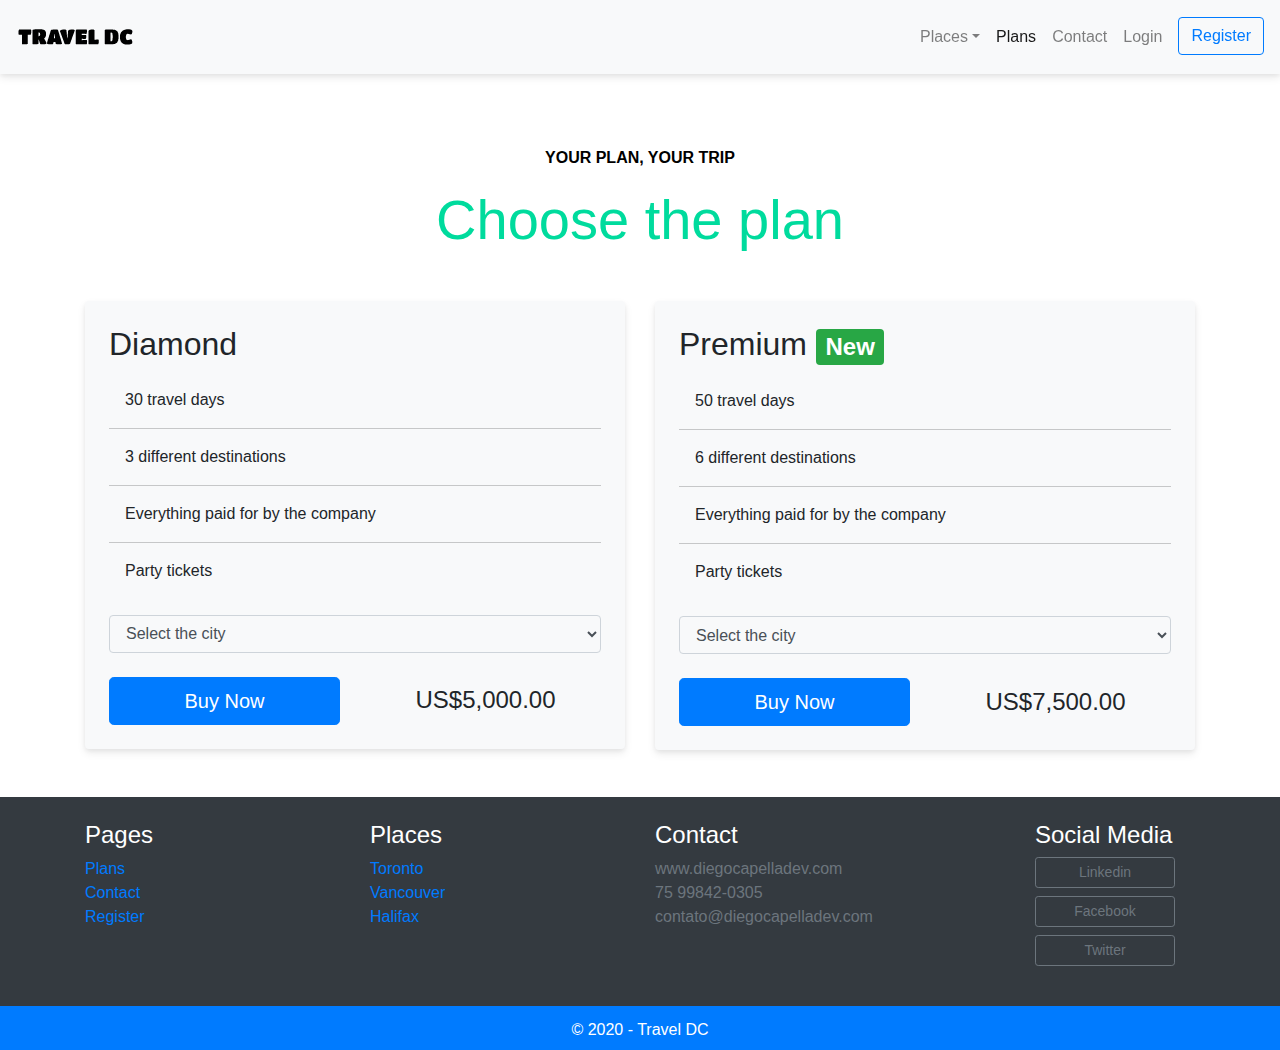
<file: projects/travel/plans.html>
<!DOCTYPE html>
<html lang="pt-br">
<head>
  <meta charset="UTF-8">
  <meta name="viewport" content="width=device-width, initial-scale=1.0">
  <title>Travel DC</title>
  <link rel="stylesheet" href="css/bootstrap.min.css">
  <link rel="stylesheet" href="css/style.css">
</head>
<body>

  <!-- Modal Login -->
  <div class="modal fade" id="modalLogin" tabindex="-1" role="dialog" aria-labelledby="modalLoginLabel" aria-hidden="true">
    <div class="modal-dialog" role="document">
      <div class="modal-content">
        <div class="modal-header">
          <h5 class="modal-title" id="modalLoginLabel">Log-in</h5>
          <button type="button" class="close" data-dismiss="modal" aria-label="Close">
            <span aria-hidden="true">&times;</span>
          </button>
        </div>
        <div class="modal-body">
          <form>
            <div class="form-group">
              <label for="emailLogin">Email address</label>
              <input type="email" class="form-control" id="emailLogin" aria-describedby="emailHelp" placeholder="user@example.com">
              <small id="emailHelp" class="form-text text-muted">We'll never share your email with anyone else.</small>
            </div>
            <div class="form-group">
              <label for="passwordLogin">Password</label>
              <input type="password" class="form-control" id="passwordLogin" placeholder="********">
            </div>
            <button type="submit" class="btn btn-primary">Submit</button>
            <div class="mt-2">
              <small>Forgot your password? <a href="#">Click here!</a></small>
            </div>
          </form>
        </div>
      </div>
    </div>
  </div>

  <!-- Navigation-Bar -->
  <nav class="navbar fixed-top py-3 navbar-expand-md bg-light navbar-light box-shadow">
    <a href="index.html">
      <img src="img/home/logo.png" class="navbar-brand" alt="Travel DC">
    </a>
    <button class="navbar-toggler" type="button" data-toggle="collapse" data-target="#navbarSupportedContent" aria-controls="navbarSupportedContent" aria-expanded="false" aria-label="Toggle navigation">
      <span class="navbar-toggler-icon"></span>
    </button>
    <div class="collapse navbar-collapse" id="navbarSupportedContent">
      <ul class="navbar-nav ml-auto">
        <li class="nav-item dropdown">
          <a class="nav-link dropdown-toggle" id="navbarDropdown" href="#" role="button" data-toggle="dropdown" aria-haspopup="true" aria-expanded="false" >Places</a>
          <div class="dropdown-menu" aria-labelledby="navbarDropdown">
            <a class="dropdown-item" href="places.html">Toronto</a>
            <a class="dropdown-item" href="places.html">Vancouver</a>
            <a class="dropdown-item" href="places.html">Halifax</a>
          </div>
        </li>
        <li class="nav-item">
          <a class="nav-link active" href="plans.html">Plans</a>
        </li>
        <li class="nav-item">
          <a class="nav-link" href="contact.html">Contact</a>
        </li>
        <li class="nav-item">
          <a class="nav-link" href="#" data-toggle="modal" data-target="#modalLogin">Login</a>
        </li>
        <li class="nav-item">
          <a class="btn btn-outline-primary ml-md-2" href="register.html">Register</a>
        </li>
      </ul>
    </div>
  </nav>

  <!-- Plans -->
  <section class="container py-4">
    <div class="text-center my-5">
      <p class="antitle">Your plan, your trip</p>
      <h1 class="display-4 text-primary">Choose the plan</h1>
    </div>
    <div class="row">
      <div class="col-md mb-4">
        <div class="bg-light rounded p-4 box-shadow">
          <h2>Diamond</h2>
          <ul class="list-plan list-unstyled">
            <li><span data-toggle="tooltip" data-placement="right" title="That's right, it's 30 days!">30 travel days</span></li>
            <li>3 different destinations</li>
            <li>Everything paid for by the company</li>
            <li>Party tickets</li>
          </ul>
          <form action="#">
            <div class="form-group">
              <select class="form-control bg-light" id="inputCity">
                <option>Select the city</option>
                <option>Toronto</option>
                <option>Vancouver</option>
                <option>Halifax</option>
              </select>
            </div>
          </form>
          <div class="row mt-4 align-items-center">
            <div class="col">
              <a class="btn btn-primary btn-lg btn-block" href="register.html">Buy Now</a>
            </div>
            <div class="col text-center">
              <span class="h4">US$5,000.00</span>
            </div>
          </div>
        </div>
      </div>
      <div class="col-md">
        <div class="bg-light rounded p-4 box-shadow">
          <h2>Premium <span class="badge badge-success">New</span></h2>
          <ul class="list-plan list-unstyled">
            <li>50 travel days</li>
            <li>6 different destinations</li>
            <li>Everything paid for by the company</li>
            <li>Party tickets</li>
          </ul>
          <form action="#">
            <div class="form-group">
              <select class="form-control bg-light" id="inputCity">
                <option>Select the city</option>
                <option>Toronto</option>
                <option>Vancouver</option>
                <option>Halifax</option>
              </select>
            </div>
          </form>
          <div class="row mt-4 align-items-center">
            <div class="col">
              <a class="btn btn-primary btn-lg btn-block" href="register.html">Buy Now</a>
            </div>
            <div class="col text-center">
              <span class="h4">US$7,500.00</span>
            </div>
          </div>
        </div>
      </div>
    </div>
  </section>

  <!-- Footer -->
  <footer class="bg-dark text-white">
    <div class="container py-4">
      <div class="row">
        <div class="col-md-3 col-6">
          <h4>Pages</h4>
          <ul class="list-unstyled">
            <li><a href="plans.html">Plans</a></li>
            <li><a href="contact.html">Contact</a></li>
            <li><a href="register.html">Register</a></li>
          </ul>
        </div>

        <div class="col-md-3 col-6">
          <h4>Places</h4>
          <ul class="list-unstyled">
            <li><a href="places.html">Toronto</a></li>
            <li><a href="places.html">Vancouver</a></li>
            <li><a href="places.html">Halifax</a></li>
          </ul>
        </div>

        <div class="col-md-4 col-sm-6">
          <h4>Contact</h4>
          <ul class="list-unstyled text-secondary">
            <li>www.diegocapelladev.com</li>
            <li>75 99842-0305</li>
            <li>contato@diegocapelladev.com</li>
          </ul>
        </div>

        <div class="col-md-2 col-ms-6">
          <h4>Social Media</h4>
          <ul class="list-unstyled">
            <li><a class="btn btn-outline-secondary btn-sm mb-2 btn-block" href="#" style="max-width: 140px;">Linkedin</a></li>
            <li><a class="btn btn-outline-secondary btn-sm mb-2 btn-block" href="#" style="max-width: 140px;">Facebook</a></li>
            <li><a class="btn btn-outline-secondary btn-sm mb-2 btn-block" href="#" style="max-width: 140px;">Twitter</a></li>
          </ul>
        </div>
      </div>
    </div>
    <div class="bg-primary text-center py-2">
      <p class="mb-0 mt-1">&copy 2020 - Travel DC</p>
    </div>
  </footer>

  <script src="js/jquery-3.4.1.slim.min.js"></script>
  <script src="js/popper.min.js"></script>
  <script src="js/bootstrap.min.js"></script>
  <script src="js/app.js"></script>
</body>
</html>
</file>
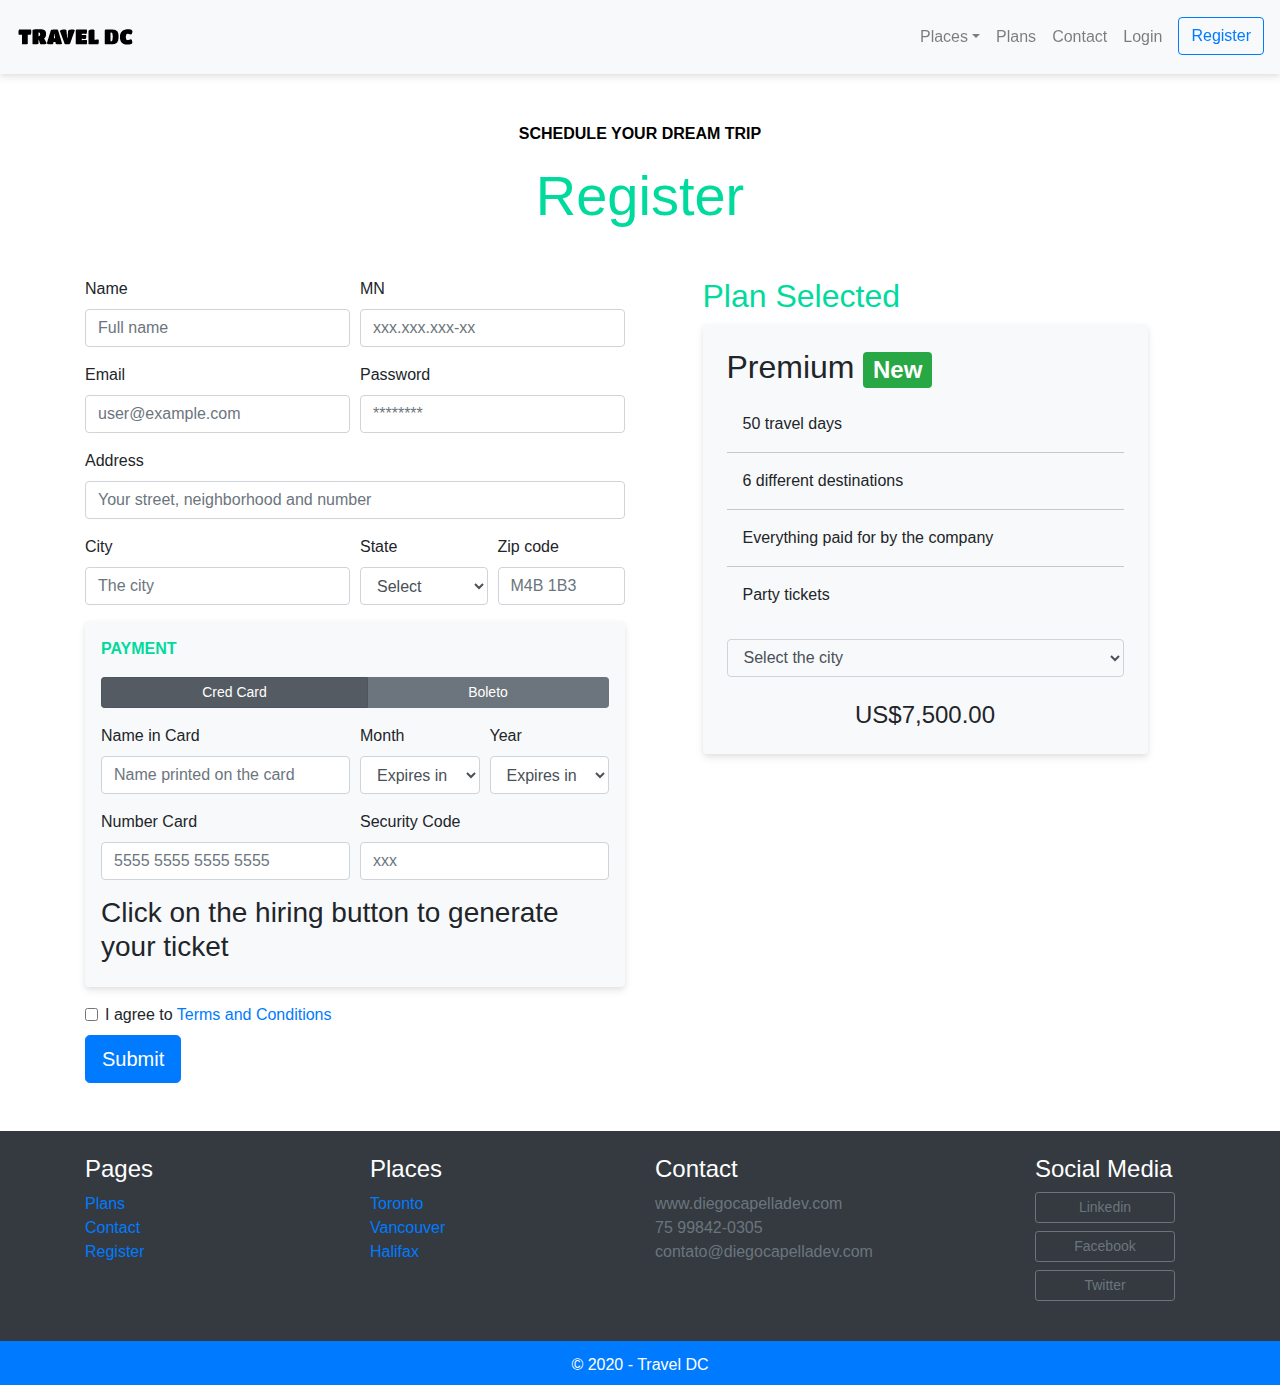
<file: projects/travel/register.html>
<!DOCTYPE html>
<html lang="pt-br">
<head>
  <meta charset="UTF-8">
  <meta name="viewport" content="width=device-width, initial-scale=1.0">
  <title>Travel DC</title>
  <link rel="stylesheet" href="css/bootstrap.min.css">
  <link rel="stylesheet" href="css/style.css">
</head>
<body>

  <!-- Modal Login -->
  <div class="modal fade" id="modalLogin" tabindex="-1" role="dialog" aria-labelledby="modalLoginLabel" aria-hidden="true">
    <div class="modal-dialog" role="document">
      <div class="modal-content">
        <div class="modal-header">
          <h5 class="modal-title" id="modalLoginLabel">Log-in</h5>
          <button type="button" class="close" data-dismiss="modal" aria-label="Close">
            <span aria-hidden="true">&times;</span>
          </button>
        </div>
        <div class="modal-body">
          <form>
            <div class="form-group">
              <label for="emailLogin">Email address</label>
              <input type="email" class="form-control" id="emailLogin" aria-describedby="emailHelp" placeholder="user@example.com">
              <small id="emailHelp" class="form-text text-muted">We'll never share your email with anyone else.</small>
            </div>
            <div class="form-group">
              <label for="passwordLogin">Password</label>
              <input type="password" class="form-control" id="passwordLogin" placeholder="********">
            </div>
            <button type="submit" class="btn btn-primary">Submit</button>
            <div class="mt-2">
              <small>Forgot your password? <a href="#">Click here!</a></small>
            </div>
          </form>
        </div>
      </div>
    </div>
  </div>

  <!-- Navigation-Bar -->
  <nav class="navbar fixed-top py-3 navbar-expand-md bg-light navbar-light box-shadow">
    <a href="index.html">
      <img src="img/home/logo.png" class="navbar-brand" alt="Travel DC">
    </a>
    <button class="navbar-toggler" type="button" data-toggle="collapse" data-target="#navbarSupportedContent" aria-controls="navbarSupportedContent" aria-expanded="false" aria-label="Toggle navigation">
      <span class="navbar-toggler-icon"></span>
    </button>
    <div class="collapse navbar-collapse" id="navbarSupportedContent">
      <ul class="navbar-nav ml-auto">
        <li class="nav-item dropdown">
          <a class="nav-link dropdown-toggle" id="navbarDropdown" href="#" role="button" data-toggle="dropdown" aria-haspopup="true" aria-expanded="false" >Places</a>
          <div class="dropdown-menu" aria-labelledby="navbarDropdown">
            <a class="dropdown-item" href="places.html">Toronto</a>
            <a class="dropdown-item" href="places.html">Vancouver</a>
            <a class="dropdown-item" href="places.html">Halifax</a>
          </div>
        </li>
        <li class="nav-item">
          <a class="nav-link" href="plans.html">Plans</a>
        </li>
        <li class="nav-item">
          <a class="nav-link" href="contact.html">Contact</a>
        </li>
        <li class="nav-item">
          <a class="nav-link" href="#" data-toggle="modal" data-target="#modalLogin">Login</a>
        </li>
        <li class="nav-item active">
          <a class="btn btn-outline-primary ml-md-2" href="register.html">Register</a>
        </li>
      </ul>
    </div>
  </nav>

  <!-- Register -->
  <section class="container">
    <div class="text-center my-5">
      <p class="antitle">Schedule your dream trip</p>
      <h1 class="display-4 text-primary">Register</h1>
    </div>
    <div class="row">
      <form class="col-lg-6" action="">
        <div class="form-row">
          <div class="form-group col-md-6">
            <label for="inputName">Name</label>
            <input type="text" class="form-control" id="inputName" placeholder="Full name">
          </div>
          <div class="form-group col-md-6">
            <label for="inputMembership">MN</label>
            <input type="text" class="form-control" id="inputMembership" placeholder="xxx.xxx.xxx-xx">
          </div>
          <div class="form-group col-md-6">
            <label for="inputEmail">Email</label>
            <input type="email" class="form-control" id="inputEmail" placeholder="user@example.com">
          </div>
          <div class="form-group col-md-6">
            <label for="inputPassword">Password</label>
            <input type="password" class="form-control" id="inputPassword" placeholder="********">
          </div>
          <div class="form-group col-12">
            <label for="inputAddress">Address</label>
            <input type="text" class="form-control" id="inputAddress" placeholder="Your street, neighborhood and number">
          </div>
          <div class="form-group col-md-6">
            <label for="inputCity">City</label>
            <input type="text" class="form-control" id="inputCity" placeholder="The city">
          </div>
          <div class="form-group col-md-3 col-6">
            <label for="inputState">State</label>
            <select class="form-control" id="inputState">
              <option>Select</option>
              <option>Ontario</option>
              <option>British Columbia</option>
              <option>Nova Scotia</option>
            </select>
          </div>
          <div class="form-group col-md-3 col-6">
            <label for="inputZipcode">Zip code</label>
            <input type="text" class="form-control" id="inputZipcode" placeholder="M4B 1B3">
          </div>
        </div>

        <div class="bg-light rounded box-shadow p-3 form-group">
          <p class="antitle text-primary">Payment</p>
          <nav class="nav btn-group mb-3" id="payment" role="tablist">
            <button type="button" class="btn btn-secondary active btn-sm" id="nav-card-tab" data-toggle="tab" href="#nav-card" role="tab" aria-controls="nav-card" aria-selected="true">Cred Card</button>
            <button type="button" class="btn btn-secondary btn-sm" id="nav-boleto-tab" data-toggle="tab" href="#nav-boleto" role="tab" aria-controls="nav-boleto" aria-selected="false">Boleto</button>
          </nav>
          <div class="tab-content" id="paymentContent">
            <div class="tab-pane fade show active" id="nav-card" role="tabpanel" aria-labelledby="nav-card-tab">
              <div class="form-row">
                <div class="form-group col-md-6">
                  <label for="cardName">Name in Card</label>
                  <input type="text" class="form-control" id="cardName" placeholder="Name printed on the card">
                </div>
                <div class="form-group col-md-3 col-6">
                  <label for="inputMonth">Month</label>
                  <select class="form-control" id="inputMonth">
                    <option>Expires in</option>
                    <option>01</option>
                    <option>02</option>
                    <option>03</option>
                    <option>04</option>
                    <option>05</option>
                  </select>
                </div>
                <div class="form-group col-md-3 col-6">
                  <label for="inputYear">Year</label>
                  <select class="form-control" id="inputYear">
                    <option>Expires in</option>
                    <option>2020</option>
                    <option>2021</option>
                    <option>2022</option>
                    <option>2023</option>
                    <option>2024</option>
                  </select>
                </div>
                <div class="form-group col-md-6">
                  <label for="cardNumber">Number Card</label>
                  <input type="text" class="form-control" id="cardNumber" placeholder="5555 5555 5555 5555">
                </div>
                <div class="form-group col-md-6">
                  <label for="cardCode">Security Code</label>
                  <input type="text" class="form-control" id="cardCode" placeholder="xxx">
                </div>
              </div>
            </div>

            <div class="tab-pane fade show active" id="nav-boleto" role="tabpanel" aria-labelledby="nav-card-tab"  >
              <h3 class="">Click on the hiring button to generate your ticket</h3>
            </div> 
          </div>
        </div>

        <div class="form-check">
          
          <label class="form-check-label mb-2" for="defaultCheck1">
            <input class="form-check-input" type="checkbox">
            I agree to <a href="#">Terms and Conditions</a>
          </label>
        </div>
        <button class="btn btn-primary btn-lg mb-5">Submit</button>
      </form>

      <!-- Plan Selected -->
      <div class="col-lg-5 mx-auto order-first order-lg-1 mb-5">
        <h2 class="text-primary">Plan Selected</h2>
        <div class="bg-light rounded p-4 box-shadow">
          <h2>Premium <span class="badge badge-success">New</span></h2>
          <ul class="list-plan list-unstyled">
            <li>50 travel days</li>
            <li>6 different destinations</li>
            <li>Everything paid for by the company</li>
            <li>Party tickets</li>
          </ul>
          <form action="#">
            <div class="form-group">
              <select class="form-control bg-light" id="inputCity">
                <option>Select the city</option>
                <option>Toronto</option>
                <option>Vancouver</option>
                <option>Halifax</option>
              </select>
            </div>
          </form>
          <div class="row mt-4 align-items-center">
            <div class="col text-center">
              <span class="h4">US$7,500.00</span>
            </div>
          </div>
        </div>
      </div>
    </div>
  </section>
  
  <!-- Footer -->
  <footer class="bg-dark text-white">
    <div class="container py-4">
      <div class="row">
        <div class="col-md-3 col-6">
          <h4>Pages</h4>
          <ul class="list-unstyled">
            <li><a href="plans.html">Plans</a></li>
            <li><a href="contact.html">Contact</a></li>
            <li><a href="register.html">Register</a></li>
          </ul>
        </div>

        <div class="col-md-3 col-6">
          <h4>Places</h4>
          <ul class="list-unstyled">
            <li><a href="places.html">Toronto</a></li>
            <li><a href="places.html">Vancouver</a></li>
            <li><a href="places.html">Halifax</a></li>
          </ul>
        </div>

        <div class="col-md-4 col-sm-6">
          <h4>Contact</h4>
          <ul class="list-unstyled text-secondary">
            <li>www.diegocapelladev.com</li>
            <li>75 99842-0305</li>
            <li>contato@diegocapelladev.com</li>
          </ul>
        </div>

        <div class="col-md-2 col-ms-6">
          <h4>Social Media</h4>
          <ul class="list-unstyled">
            <li><a class="btn btn-outline-secondary btn-sm mb-2 btn-block" href="#" style="max-width: 140px;">Linkedin</a></li>
            <li><a class="btn btn-outline-secondary btn-sm mb-2 btn-block" href="#" style="max-width: 140px;">Facebook</a></li>
            <li><a class="btn btn-outline-secondary btn-sm mb-2 btn-block" href="#" style="max-width: 140px;">Twitter</a></li>
          </ul>
        </div>
      </div>
    </div>
    <div class="bg-primary text-center py-2">
      <p class="mb-0 mt-1">&copy 2020 - Travel DC</p>
    </div>
  </footer>

  <script src="js/jquery-3.4.1.slim.min.js"></script>
  <script src="js/popper.min.js"></script>
  <script src="js/bootstrap.min.js"></script>
  <script src="js/app.js"></script>
</body>
</html>
</file>
<file: projects/travel/css/style.css>
/* Default */
body {
  padding-top: 74px;
}

/* Navigation-Bar */
.box-shadow {
  box-shadow: 0 2px 4px 0 rgba(0, 0, 0, .05),
              0 4px 8px 0 rgba(0, 0, 0, .08);
}

/* Advantage */
.antitle {
  color: black !important;
  text-transform: uppercase;
  font-weight: bold;
}

.icons-advantage {
  width: 180px;
  height: 180px;
}

/* Bloquote */
#home-quote {
  background-image: url(../img/home/viagem.jpg);
  background-attachment: fixed;
  background-size: cover;
  color: white;
}

#home-quote footer {
  color: white;
  font-weight: bold;
}

@media (max-width: 767px) {
  #home-quote .display-4 {
    font-size: 2.5rem;
  }
  body {
    padding: 0px;
  }
  .fixed-top {
    position: relative;
  }
}

/* Acordion */
.itemDivider {
  border-top: 1px solid rgba(0, 0, 0, .08);
  padding: 0.5rem 0px;
}


/* Page Plans */
.list-plan li + li {
  border-top: 1px solid rgba(0, 0, 0, .2);
}

.list-plan li {
  padding: 1rem;
}

.text-primary {
  color: #00db9d !important;
}
</file>
<file: css/main.css>
.menu-btn {
  position: absolute;
  z-index: 3;
  right: 35px;
  top: 35px;
  cursor: pointer;
  transition: all 0.5s ease-out; }
  .menu-btn .btn-line {
    width: 28px;
    height: 3px;
    margin: 0 0 5px 0;
    background: #fff;
    transition: all 0.5s ease-out; }
  .menu-btn.close {
    transform: rotate(180deg); }
    .menu-btn.close .btn-line:nth-child(1) {
      transform: rotate(45deg) translate(5px, 5px); }
    .menu-btn.close .btn-line:nth-child(2) {
      opacity: 0; }
    .menu-btn.close .btn-line:nth-child(3) {
      transform: rotate(-45deg) translate(7px, -6px); }

.menu {
  position: fixed;
  top: 0;
  width: 100%;
  opacity: 0.9;
  visibility: hidden; }
  .menu.show {
    visibility: visible; }
  .menu-branding, .menu-nav {
    display: flex;
    flex-flow: column wrap;
    align-items: center;
    justify-content: center;
    float: left;
    width: 50%;
    height: 100vh;
    overflow: hidden; }
  .menu-nav {
    margin: 0;
    padding: 0;
    background: #373737;
    list-style: none;
    transform: translate3d(0, -100%, 0);
    transition: all 0.5s ease-out; }
    .menu-nav.show {
      transform: translate3d(0, 0, 0); }
  .menu-branding {
    background: #444;
    transform: translate3d(0, 100%, 0);
    transition: all 0.5s ease-out; }
    .menu-branding.show {
      transform: translate3d(0, 0, 0); }
    .menu-branding .portrait {
      width: 250px;
      height: 250px;
      background: url("../img/perfil.jpg");
      background-size: cover;
      background-position: center;
      background-repeat: no-repeat;
      border-radius: 50%;
      border: solid 3px #eece1a; }
  .menu .nav-item {
    transform: translate3d(600px, 0, 0);
    transition: all 0.5s ease-out; }
    .menu .nav-item.show {
      transform: translate3d(0, 0, 0); }
    .menu .nav-item.current > a {
      color: #eece1a; }
  .menu .nav-link {
    display: inline-block;
    position: relative;
    font-size: 30px;
    text-transform: uppercase;
    padding: 1rem 0;
    font-weight: 300;
    color: #fff;
    text-decoration: none;
    transition: all 0.5s ease-out; }
    .menu .nav-link:hover {
      color: chartreuse;
        transform: scale(1.25)
}

.nav-item:nth-child(1) {
  transition-delay: 0.1s; }

.nav-item:nth-child(2) {
  transition-delay: 0.2s; }

.nav-item:nth-child(3) {
  transition-delay: 0.3s; }

.nav-item:nth-child(4) {
  transition-delay: 0.4s; }

* {
  box-sizing: border-box; }

body {
  background: #444;
  color: #fff;
  height: 100%;
  margin: 0;
  font-family: 'Segoe UI', Tahoma, Geneva, Verdana, sans-serif;
  line-height: 1.5; }
  body#bg-img {
    background: url(../img/background.jpg);
    background-attachment: fixed;
    background-size: cover; }
    body#bg-img:after {
      content: '';
      position: absolute;
      top: 0;
      right: 0;
      width: 100%;
      height: 100%;
      z-index: -1;
      background: rgba(68, 68, 68, 0.9); }

h1,
h2,
h3 {
  margin: 0;
  font-weight: 400; }
  h1.lg-heading,
  h2.lg-heading,
  h3.lg-heading {
    font-size: 6rem; }
  h1.sm-heading,
  h2.sm-heading,
  h3.sm-heading {
    margin-bottom: 2rem;
    padding: 0.2rem 1rem;
    background: rgba(73, 73, 73, 0.5); }

a {
  color: #fff;
  text-decoration: none; }

header {
  position: fixed;
  z-index: 2;
  width: 100%; }

.text-secondary {
  color: #eece1a; }

main {
  padding: 4rem;
  min-height: calc(100vh - 60px); }
  main .icons {
    margin-top: 1rem; }
    main .icons a {
      padding: 0.4rem; }
      main .icons a:hover {
        color: #eece1a;
        transition: all 0.5s ease-out; }
  main#home {
    overflow: hidden; }
    main#home h1 {
      margin-top: 20vh; }

.about-info {
  display: grid;
  grid-gap: 30px;
  grid-template-areas: 'bioimage bio bio' 'job1 job2 job3';
  grid-template-columns: repeat(3, 1fr); }
  .about-info .bio-image {
    grid-area: bioimage;
    margin: auto;
    border-radius: 50%;
    border: #eece1a 3px solid; }
  .about-info .bio {
    grid-area: bio;
    font-size: 1.5rem; }
  .about-info .job-1 {
    grid-area: job1; }
  .about-info .job-2 {
    grid-area: job2; }
  .about-info .job-3 {
    grid-area: job3; }
  .about-info .job {
    text-align: justify;
    background: #515151;
    padding: 0.5rem;
    border-bottom: #eece1a 5px solid; }

.projects {
  display: grid;
  grid-gap: 0.7rem;
  grid-template-columns: repeat(3, 1fr); }
  .projects img {
    width: 100%;
    border: 3px #fff solid; }
    .projects img:hover {
      opacity: 0.5;
      border-color: #eece1a;
      transition: all 0.5s ease-out; }

.boxes {
  display: flex;
  flex-wrap: wrap;
  justify-content: space-evenly;
  align-items: center;
  margin-top: 1rem; }
  .boxes div {
    font-size: 1rem;
    border: 3px #fff solid;
    padding: 1.5rem 2.5rem;
    margin-bottom: 3rem;
    transition: all 0.5s ease-out; }
    .boxes div:hover {
      padding: 0.5rem 1.5rem;
      background: #eece1a;
      color: #000; }
      .boxes div:hover span {
        color: #000; }

.btn, .btn-dark, .btn-light {
  display: block;
  padding: 0.5rem 1rem;
  border: 0;
  margin-bottom: 0.3rem; }
  .btn:hover, .btn-dark:hover, .btn-light:hover {
    background: #eece1a;
    color: #000; }

.btn-dark {
  background: black;
  color: #fff; }

.btn-light {
  background: #c4c4c4;
  color: #333; }

#main-footer {
  text-align: center;
  padding: 1rem;
  background: #2b2b2b;
  color: #fff;
  height: 60px; }

@media screen and (min-width: 1171px) {
  .projects {
    grid-template-columns: repeat(4, 1fr); } }

@media screen and (min-width: 769px) and (max-width: 1170px) {
  .projects {
    grid-template-columns: repeat(3, 1fr); } }

@media screen and (max-width: 768px) {
  main {
    align-items: center;
    text-align: center; }
    main .lg-heading {
      line-height: 1;
      margin-bottom: 1rem; }
  ul.menu-nav,
  div.menu-branding {
    float: none;
    width: 100%;
    min-height: 0; }
    ul.menu-nav.show,
    div.menu-branding.show {
      transform: translate3d(0, 0, 0); }
  .menu-nav {
    height: 75vh;
    transform: translate3d(-100%, 0, 0);
    font-size: 24px; }
  .menu-branding {
    height: 25vh;
    transform: translate3d(100%, 0, 0); }
    .menu-branding .portrait {
      background: url("../img/perfil.jpg");
      width: 150px;
      height: 150px; }
  .about-info {
    grid-template-areas: 'bioimage' 'bio' 'job1' 'job2' 'job3';
    grid-template-columns: 1fr; }
  .projects {
    grid-template-columns: repeat(2, 1fr); } }

@media screen and (max-width: 500px) {
  main {
    padding: 2rem; }
    main #home h1 {
      margin-top: 10vh; }
    main .lg-heading {
      margin-top: 1rem;
      font-size: 5rem; }
  .projects {
    grid-template-columns: 1fr; } }
</file>
